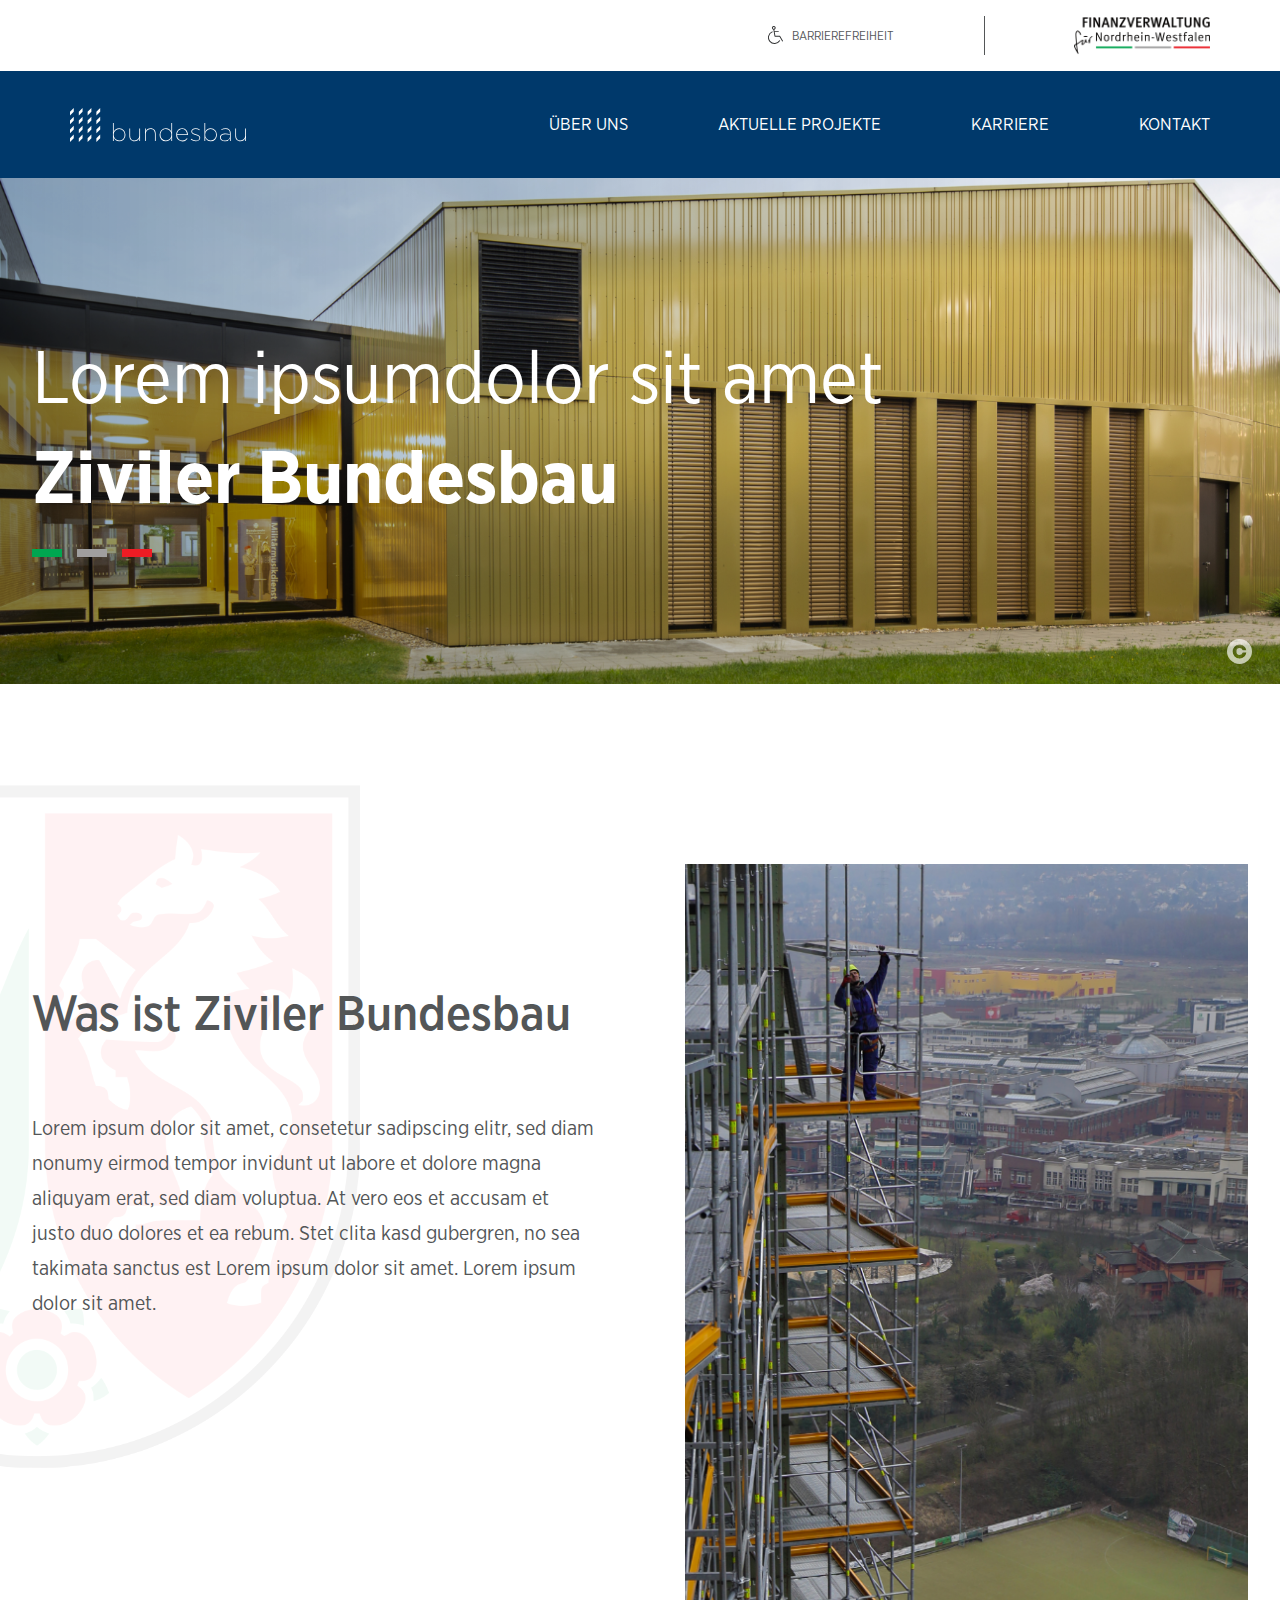
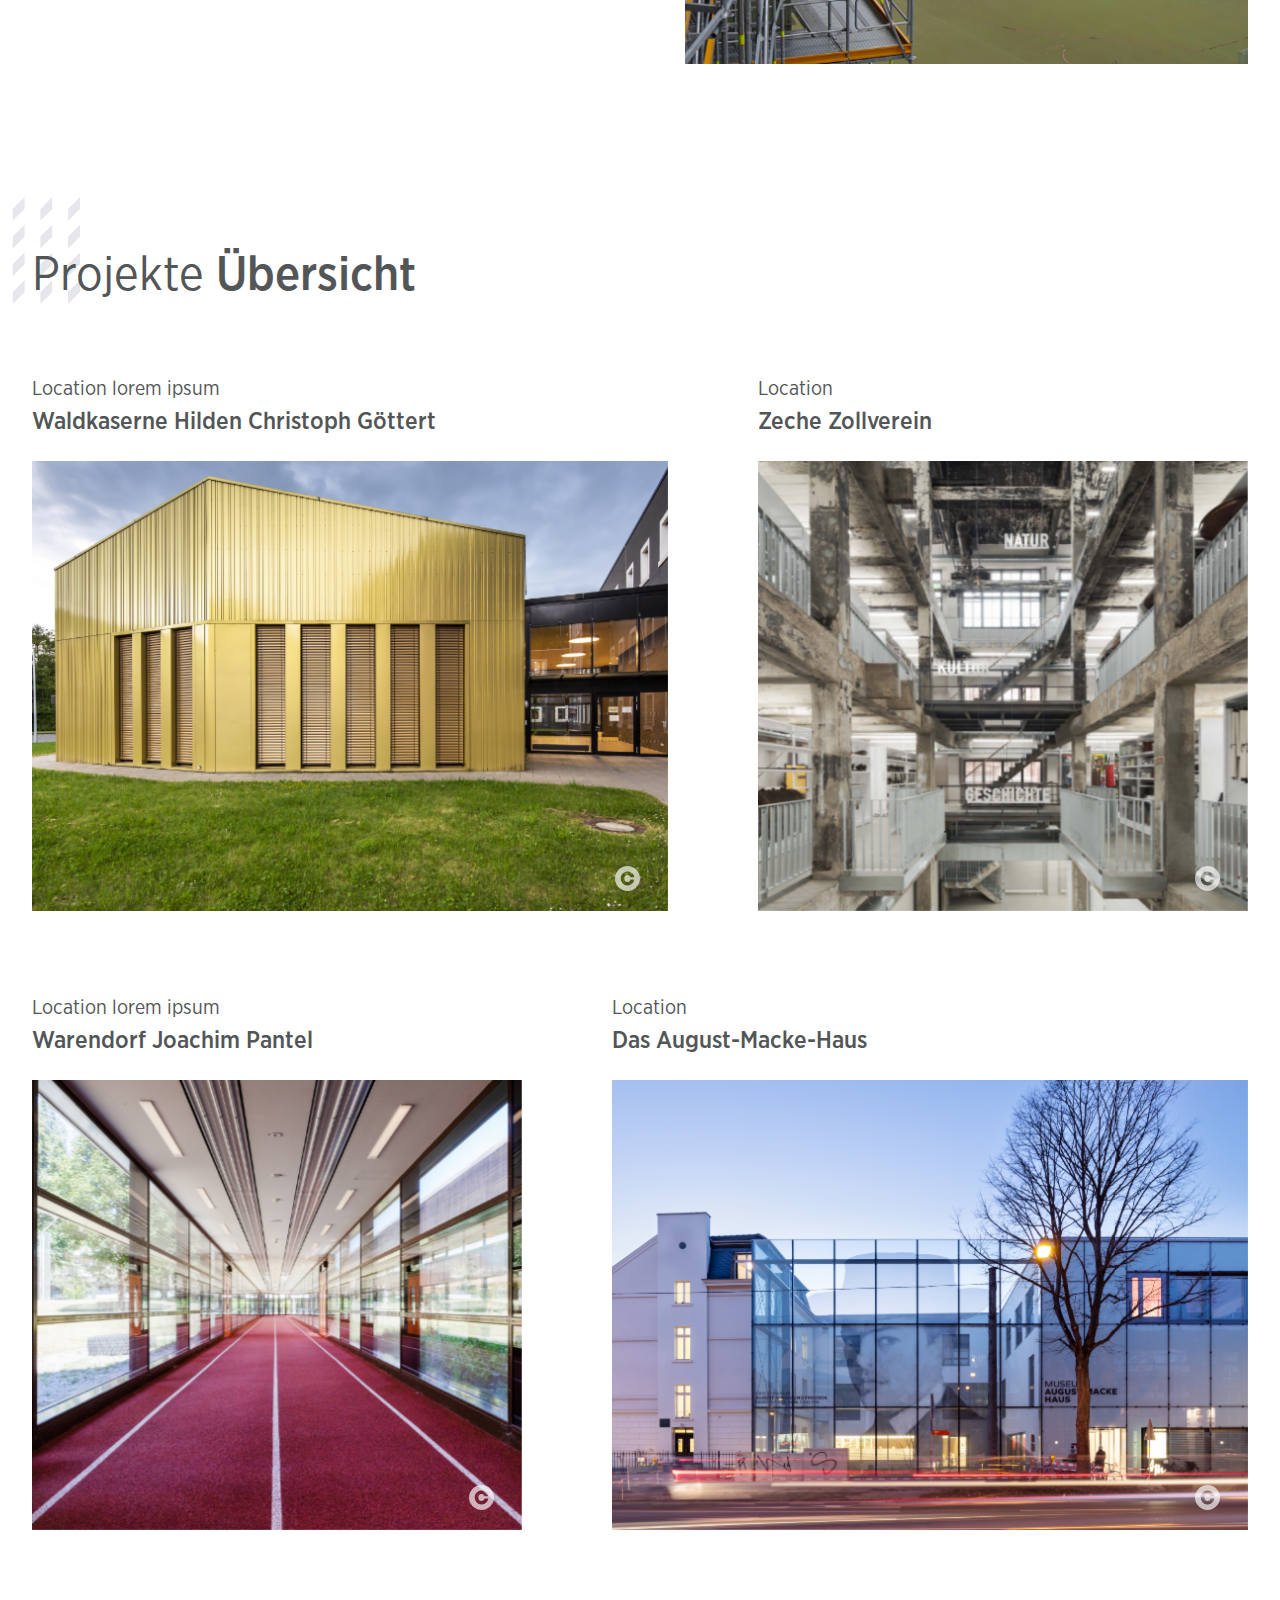
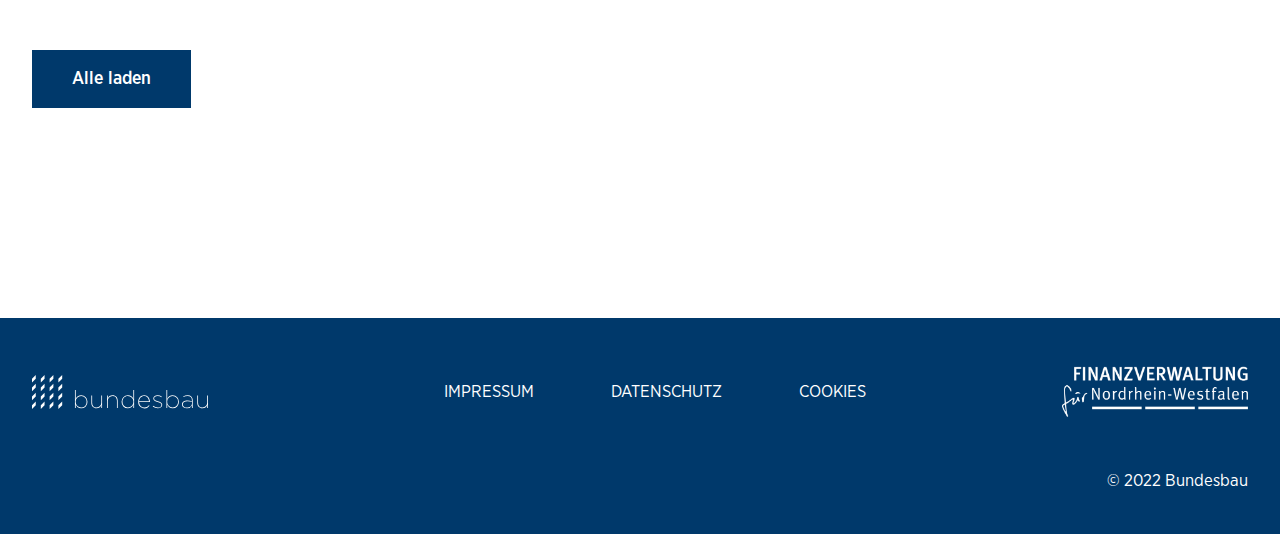
<file: expertisen_detail.html>
<!DOCTYPE html>
<html lang="en">
<head>
    <meta charset="UTF-8">
    <meta http-equiv="X-UA-Compatible" content="IE=edge">
    <meta name="viewport" content="width=device-width, initial-scale=1.0">
    <link rel="stylesheet" href="https://cdn.jsdelivr.net/npm/swiper@8/swiper-bundle.min.css"/>
    <link rel="stylesheet" href="sass/main.css">
    <title>Bundesbau - Expertisen Detail</title>
</head>
<body>
    <header>
        <div class="nav" id="nav">
            <div class="nav__white">
                <ul>
                    <li><a href="" class="barrierefreiheit">BARRIEREFREIHEIT</a></li>
                    <li><a href="index.html"><img class="nav__white__logo" src="assets/svg/finanz-logo.png" alt=""></a></li>
                </ul>
            </div>
            <div class="nav__blue">
                <div class="nav__blue__content">
                    <a href="/"><img class="nav__logo" src="assets/svg/bundesbau-logo.svg" alt=""></a>
                    <div class="right">
                        <ul>
                            <li><a href="">Über Uns</a></li>
                            <li><a href="">Aktuelle Projekte</a></li>
                            <li><a href="">Karriere</a></li>
                            <li><a href="">Kontakt</a></li>
                        </ul>
                        <ul>
                            <li><a href="" class=""><img class="nav__logo" src="assets/svg/wheel-chair.svg" alt=""></a></li>
                        </ul>
                    </div>
                </div>
            </div>
        </div>

        <div class="hero hero--small">
            <div class="hero__text">
                <h1>Lorem ipsumdolor sit amet</h1>
                <h1>Ziviler Bundesbau</h1>
            </div>
            <div class="hero__background">
                <span class="copy">
                    <span class="copy_icon"></span>
                    <span class="copy_text">Copy Right Name</span>
                </span>
                <img src="assets/img/expertisen-hero.png" alt="">
            </div>
        </div>
    </header>

    <main>
        <section class="text_and_picture text_and_picture--vertical deco_left">
            <div class="text">
                <h2>Was ist <span class="medium">Ziviler Bundesbau</span></h2>
                <div class="paragraphs">
                    <p>Lorem ipsum dolor sit amet, consetetur sadipscing elitr, sed diam nonumy eirmod tempor invidunt ut labore et dolore magna aliquyam erat, sed diam voluptua. At vero eos et accusam et justo duo dolores et ea rebum. Stet clita kasd gubergren, no sea takimata sanctus est Lorem ipsum dolor sit amet. Lorem ipsum dolor sit amet.</p>
                </div>
            </div>
            <div class="picture">
                <img src="assets/img/ziviler-bundesbau1.png" alt="">
            </div>
       </section>

       <section class="two_columns_pic two_columns_pic--load4">
            <div class="section_header">
                <h2>Projekte <span class="medium">Übersicht</span></h2>
            </div>
            <div class="row">
                <div class="row__item fullclick">
                    <p class="row__item__subtitle">Location lorem ipsum</p>
                    <p class="row__item__title">Waldkaserne Hilden Christoph Göttert</p>
                    <div class="row__item__pic">
                        <span class="copy">
                            <span class="copy_icon"></span>
                            <span class="copy_text">Copy Right Name</span>
                        </span>
                        <div class="pic__wrapper">
                            <img src="assets/img/projekte1.png" alt="">
                        </div>
                    </div>
                    <a href="expertisen_detail.html" class="fullclick_link"></a>
                </div>
                <div class="row__item fullclick">
                    <p class="row__item__subtitle">Location</p>
                    <p class="row__item__title">Zeche Zollverein</p>
                    <div class="row__item__pic">
                        <span class="copy">
                            <span class="copy_icon"></span>
                            <span class="copy_text">Copy Right Name</span>
                        </span>
                        <div class="pic__wrapper">
                            <img src="assets/img/projekte2.png" alt="">
                        </div>
                    </div>
                    <a href="expertisen_detail.html" class="fullclick_link"></a>
                </div>
            </div>
            <div class="row">
                <div class="row__item fullclick">
                    <p class="row__item__subtitle">Location lorem ipsum</p>
                    <p class="row__item__title">Warendorf Joachim Pantel</p>
                    <div class="row__item__pic">
                        <span class="copy">
                            <span class="copy_icon"></span>
                            <span class="copy_text">Copy Right Name</span>
                        </span>
                        <div class="pic__wrapper">
                            <img src="assets/img/projekte3.png" alt="">
                        </div>
                    </div>
                    <a href="expertisen_detail.html" class="fullclick_link"></a>
                </div>
                <div class="row__item fullclick">
                    <p class="row__item__subtitle">Location</p>
                    <p class="row__item__title">Das August-Macke-Haus</p>
                    <div class="row__item__pic">
                        <span class="copy">
                            <span class="copy_icon"></span>
                            <span class="copy_text">Copy Right Name</span>
                        </span>
                        <div class="pic__wrapper">
                            <img src="assets/img/projekte4.png" alt="">
                        </div>
                    </div>
                    <a href="expertisen_detail.html" class="fullclick_link"></a>
                </div>
            </div>
            <div class="row">
                <div class="row__item fullclick">
                    <p class="row__item__subtitle">Location lorem ipsum</p>
                    <p class="row__item__title">Warendorf Joachim Pantel</p>
                    <div class="row__item__pic">
                        <span class="copy">
                            <span class="copy_icon"></span>
                            <span class="copy_text">Copy Right Name</span>
                        </span>
                        <div class="pic__wrapper">
                            <img src="assets/img/projekte3.png" alt="">
                        </div>
                    </div>
                    <a href="expertisen_detail.html" class="fullclick_link"></a>
                </div>
                <div class="row__item fullclick">
                    <p class="row__item__subtitle">Location</p>
                    <p class="row__item__title">Das August-Macke-Haus</p>
                    <div class="row__item__pic">
                        <span class="copy">
                            <span class="copy_icon"></span>
                            <span class="copy_text">Copy Right Name</span>
                        </span>
                        <div class="pic__wrapper">
                            <img src="assets/img/projekte4.png" alt="">
                        </div>
                    </div>
                    <a href="expertisen_detail.html" class="fullclick_link"></a>
                </div>
            </div>
            <button class="blue-btn load_btn">Alle laden</button>
        </section>
    </main>

    <footer class="footer">
        <div class="footer__top">
            <a href="/"><img class="nav__logo" src="assets/svg/bundesbau-logo.svg" alt=""></a>
            <ul>
                <li><a href="impressum.html">Impressum</a></li>
                <li><a href="datenschutz.html">Datenschutz</a></li>
                <li><a href="#">Cookies</a></li>
            </ul>
            <a href="#"><img class="footer_logo" src="assets/svg/finanz-logo-white.png" alt=""></a>
        </div>
        <div class="footer__bottom">
            <p>© 2022 Bundesbau</p>
        </div>
        <script src="https://cdn.jsdelivr.net/npm/swiper@8/swiper-bundle.min.js"></script>
        <script src="js/swiper.js"></script>
        <script src="js/fullclick.js"></script>
        <script src="js/nav.js"></script>
        <script src="js/load.js"></script>
    </footer>
</body>
</html>
</file>
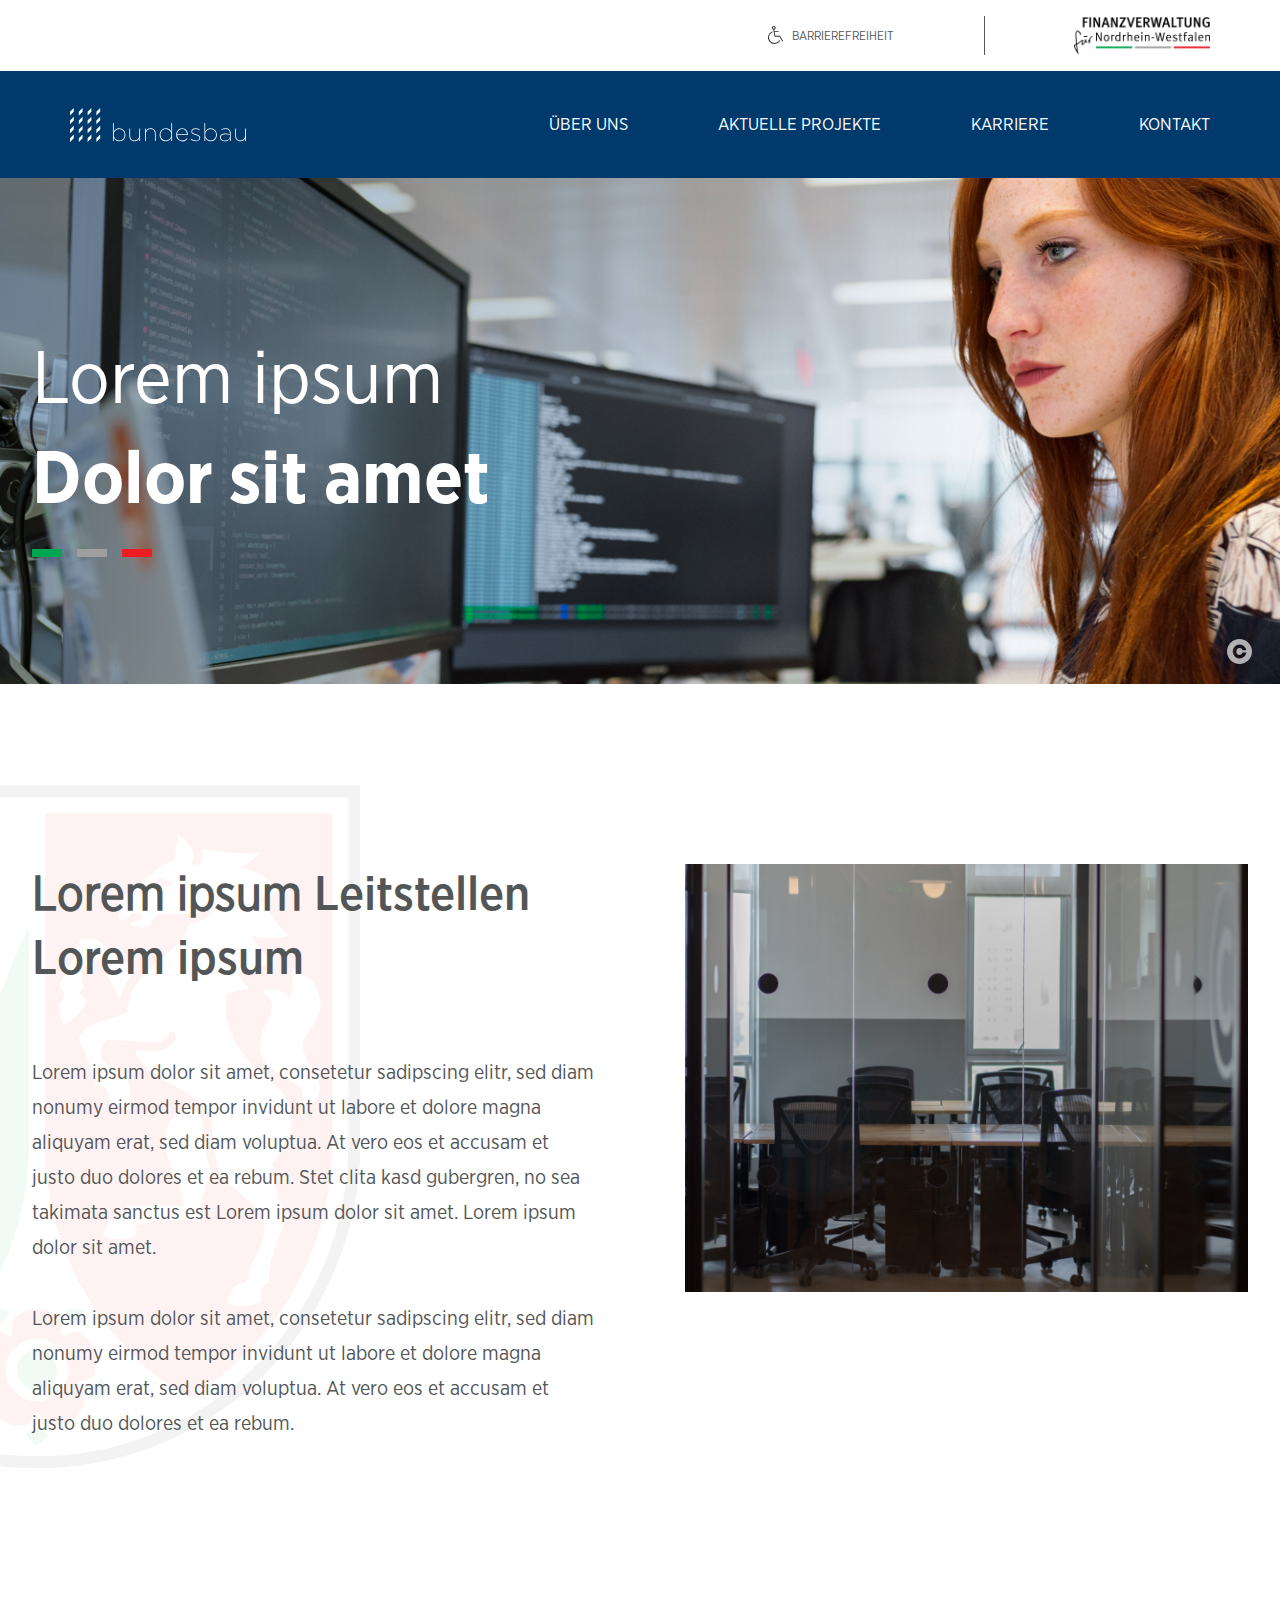
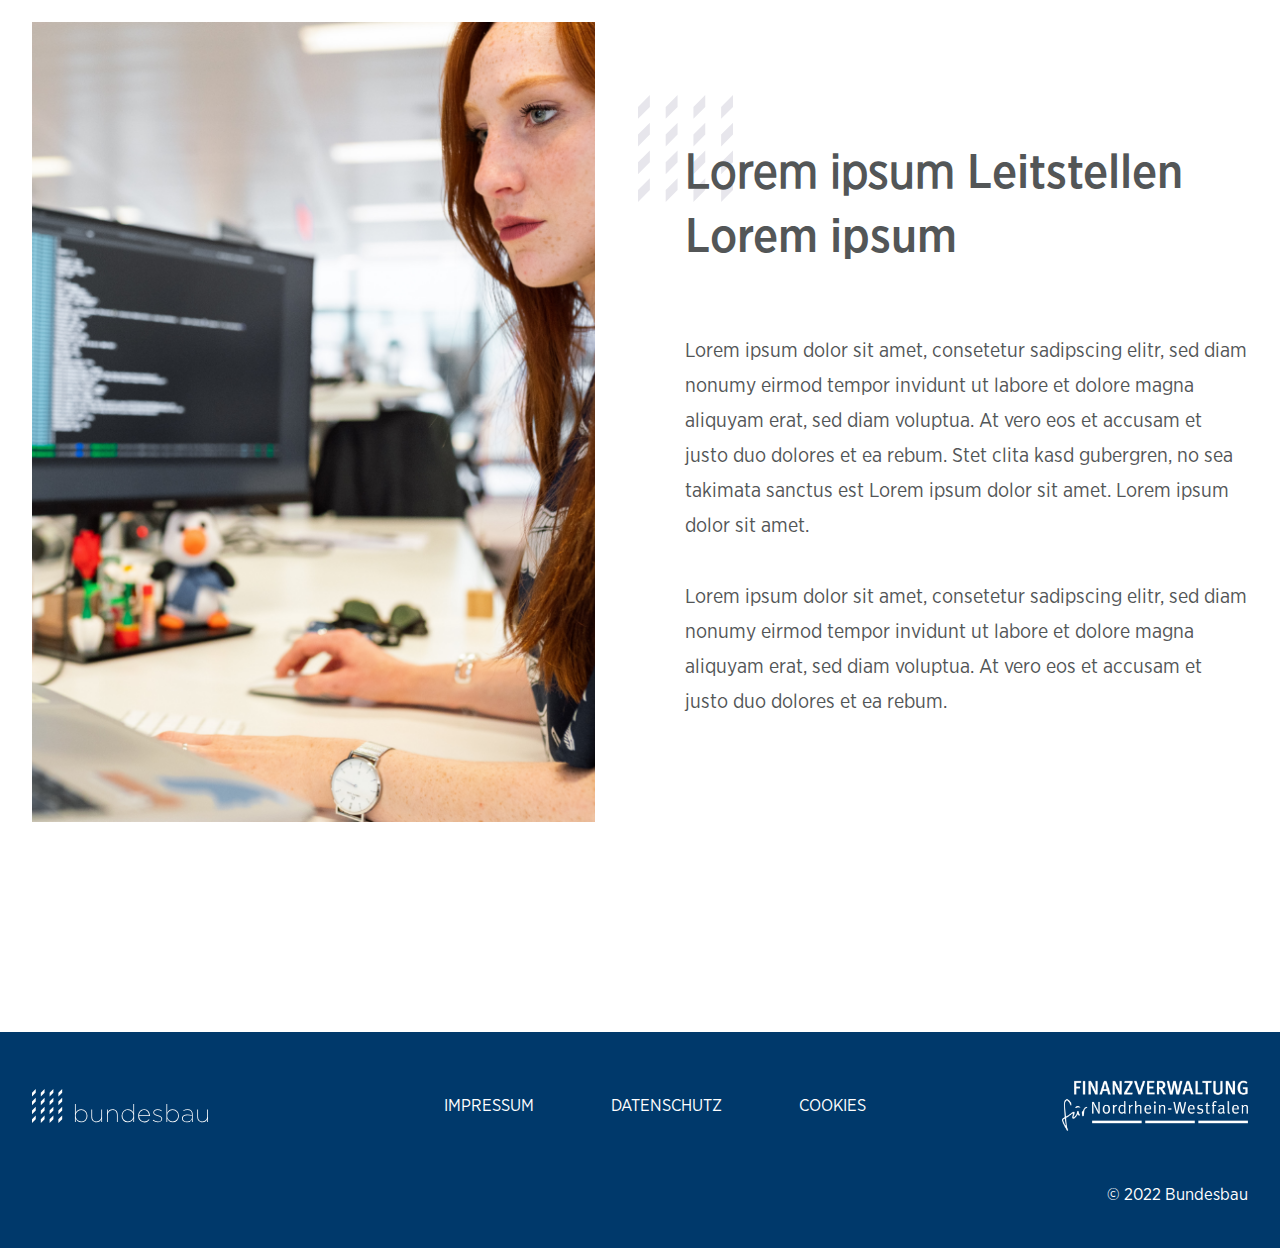
<file: leitstellen_detail.html>
<!DOCTYPE html>
<html lang="en">
<head>
    <meta charset="UTF-8">
    <meta http-equiv="X-UA-Compatible" content="IE=edge">
    <meta name="viewport" content="width=device-width, initial-scale=1.0">
    <link rel="stylesheet" href="https://cdn.jsdelivr.net/npm/swiper@8/swiper-bundle.min.css"/>
    <link rel="stylesheet" href="sass/main.css">
    <title>Bundesbau - Leitstellen Detail</title>
</head>
<body>
    <header>
        <div class="nav" id="nav">
            <div class="nav__white">
                <ul>
                    <li><a href="" class="barrierefreiheit">BARRIEREFREIHEIT</a></li>
                    <li><a href="index.html"><img class="nav__white__logo" src="assets/svg/finanz-logo.png" alt=""></a></li>
                </ul>
            </div>
            <div class="nav__blue">
                <div class="nav__blue__content">
                    <a href="/"><img class="nav__logo" src="assets/svg/bundesbau-logo.svg" alt=""></a>
                    <div class="right">
                        <ul>
                            <li><a href="">Über Uns</a></li>
                            <li><a href="">Aktuelle Projekte</a></li>
                            <li><a href="">Karriere</a></li>
                            <li><a href="">Kontakt</a></li>
                        </ul>
                        <ul>
                            <li><a href="" class=""><img class="nav__logo" src="assets/svg/wheel-chair.svg" alt=""></a></li>
                        </ul>
                    </div>
                </div>
            </div>
        </div>

        <div class="hero hero--small">
            <div class="hero__text">
                <h1>Lorem ipsum</h1>
                <h1>Dolor sit amet</h1>
            </div>
            <div class="hero__background">
                <span class="copy">
                    <span class="copy_icon"></span>
                    <span class="copy_text">Copy Right Name</span>
                </span>
                <img src="assets/img/leitstellen-detail-hero.png" alt="">
            </div>
        </div>
    </header>

    <main>
       <section class="text_and_picture deco_left">
            <div class="text">
                <h2>Lorem ipsum <span class="medium">Leitstellen Lorem ipsum</span></h2>
                <div class="paragraphs">
                    <p>Lorem ipsum dolor sit amet, consetetur sadipscing elitr, sed diam nonumy eirmod tempor invidunt ut labore et dolore magna aliquyam erat, sed diam voluptua. At vero eos et accusam et justo duo dolores et ea rebum. Stet clita kasd gubergren, no sea takimata sanctus est Lorem ipsum dolor sit amet. Lorem ipsum dolor sit amet.</p>
                    <p>Lorem ipsum dolor sit amet, consetetur sadipscing elitr, sed diam nonumy eirmod tempor invidunt ut labore et dolore magna aliquyam erat, sed diam voluptua. At vero eos et accusam et justo duo dolores et ea rebum.</p>
                </div>
            </div>
            <div class="picture">
                <img src="assets/img/leitstellen-detail1.png" alt="">
            </div>
       </section>
      
       <section class="text_and_picture text_and_picture--vertical">
            <div class="picture">
                <img src="assets/img/leitstellen-detail2.png" alt="">
            </div>
            <div class="text">
                <h2 class="square_deco">Lorem ipsum <span class="medium">Leitstellen Lorem ipsum</span></h2>
                <div class="paragraphs">
                    <p>Lorem ipsum dolor sit amet, consetetur sadipscing elitr, sed diam nonumy eirmod tempor invidunt ut labore et dolore magna aliquyam erat, sed diam voluptua. At vero eos et accusam et justo duo dolores et ea rebum. Stet clita kasd gubergren, no sea takimata sanctus est Lorem ipsum dolor sit amet. Lorem ipsum dolor sit amet.</p>
                    <p>Lorem ipsum dolor sit amet, consetetur sadipscing elitr, sed diam nonumy eirmod tempor invidunt ut labore et dolore magna aliquyam erat, sed diam voluptua. At vero eos et accusam et justo duo dolores et ea rebum.</p>
                </div>
            </div>
       </section>
    </main>

    <footer class="footer">
        <div class="footer__top">
            <a href="/"><img class="nav__logo" src="assets/svg/bundesbau-logo.svg" alt=""></a>
            <ul>
                <li><a href="impressum.html">Impressum</a></li>
                <li><a href="datenschutz.html">Datenschutz</a></li>
                <li><a href="#">Cookies</a></li>
            </ul>
            <a href="#"><img class="footer_logo" src="assets/svg/finanz-logo-white.png" alt=""></a>
        </div>
        <div class="footer__bottom">
            <p>© 2022 Bundesbau</p>
        </div>
        <script src="https://cdn.jsdelivr.net/npm/swiper@8/swiper-bundle.min.js"></script>
        <script src="js/swiper.js"></script>
        <script src="js/fullclick.js"></script>
        <script src="js/nav.js"></script>
        <script src="js/load.js"></script>
    </footer>
</body>
</html>
</file>
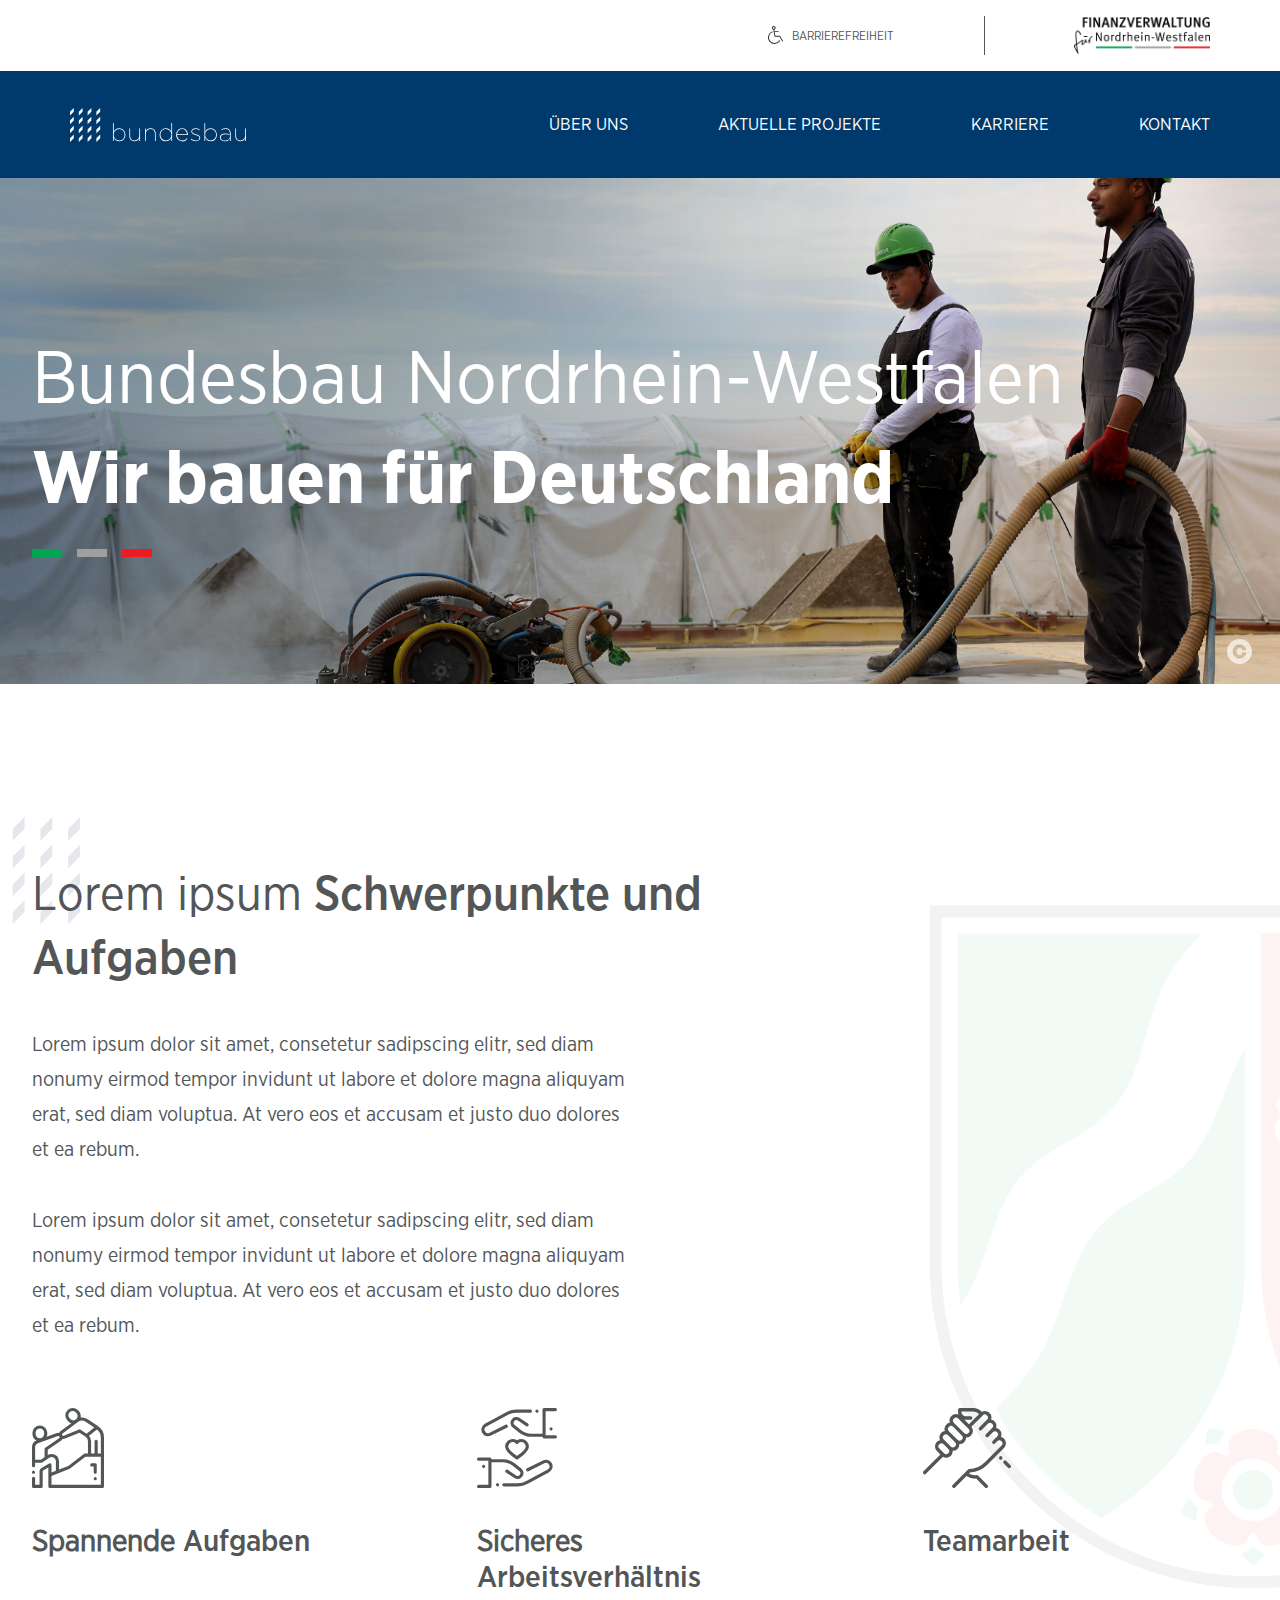
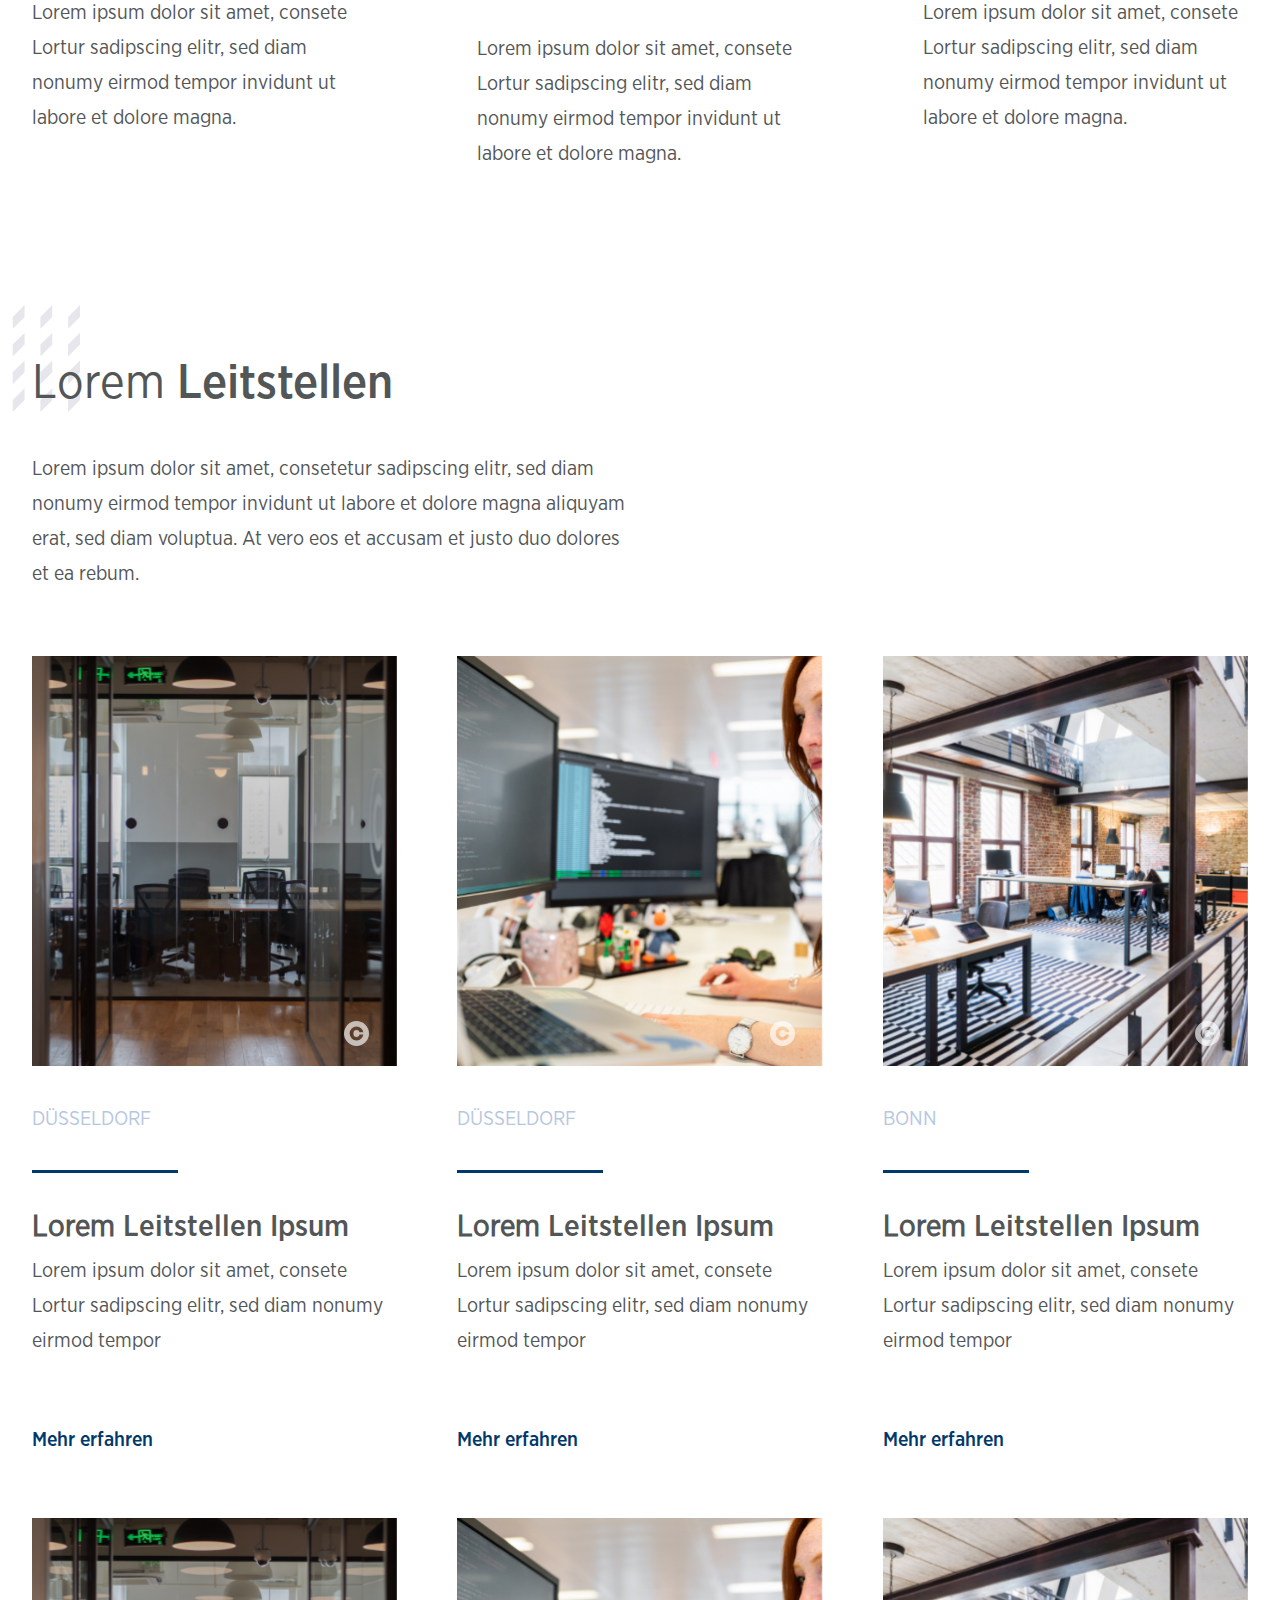
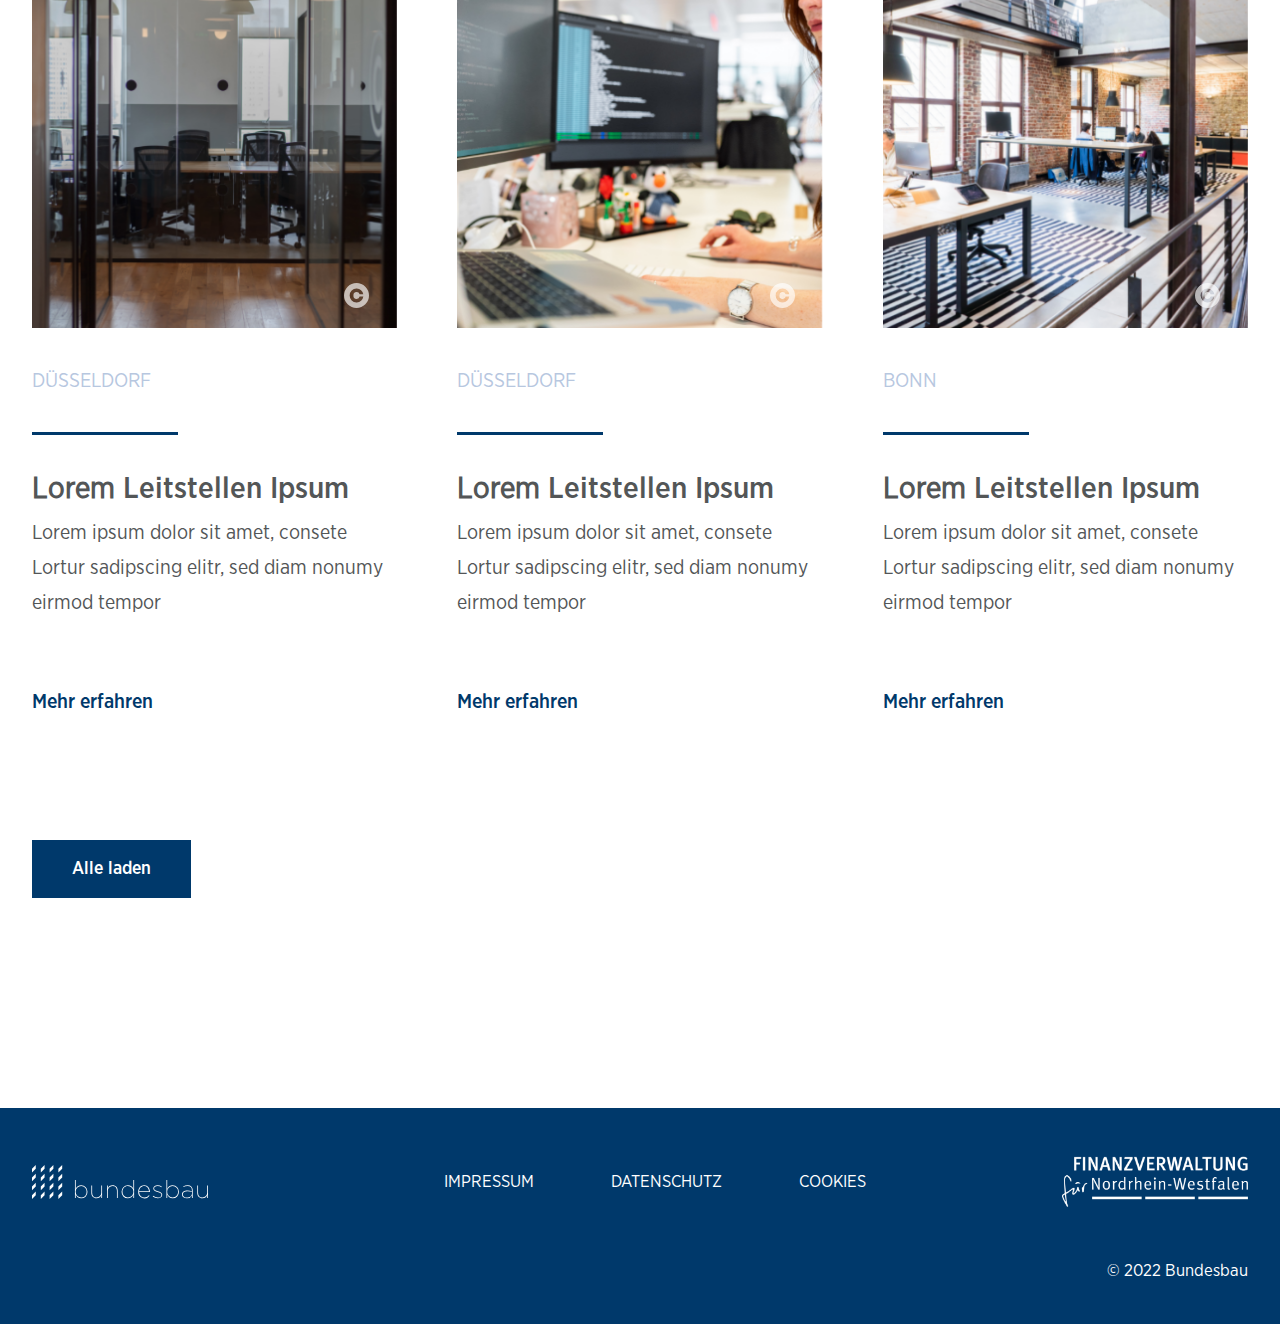
<file: schwerpunkte.html>
<!DOCTYPE html>
<html lang="en">
<head>
    <meta charset="UTF-8">
    <meta http-equiv="X-UA-Compatible" content="IE=edge">
    <meta name="viewport" content="width=device-width, initial-scale=1.0">
    <link rel="stylesheet" href="https://cdn.jsdelivr.net/npm/swiper@8/swiper-bundle.min.css"/>
    <link rel="stylesheet" href="sass/main.css">
    <title>Bundesbau - Schwerpunkte</title>
</head>
<body>
    <header>
        <div class="nav" id="nav">
            <div class="nav__white">
                <ul>
                    <li><a href="" class="barrierefreiheit">BARRIEREFREIHEIT</a></li>
                    <li><a href="index.html"><img class="nav__white__logo" src="assets/svg/finanz-logo.png" alt=""></a></li>
                </ul>
            </div>
            <div class="nav__blue">
                <div class="nav__blue__content">
                    <a href="/"><img class="nav__logo" src="assets/svg/bundesbau-logo.svg" alt=""></a>
                    <div class="right">
                        <ul>
                            <li><a href="">Über Uns</a></li>
                            <li><a href="">Aktuelle Projekte</a></li>
                            <li><a href="">Karriere</a></li>
                            <li><a href="">Kontakt</a></li>
                        </ul>
                        <ul>
                            <li><a href="" class=""><img class="nav__logo" src="assets/svg/wheel-chair.svg" alt=""></a></li>
                        </ul>
                    </div>
                </div>
            </div>
        </div>

        <div class="hero hero--small">
            <div class="hero__text">
                <h1>Bundesbau Nordrhein-Westfalen</h1>
                <h1>Wir bauen für Deutschland</h1>
            </div>
            <div class="hero__background">
                <span class="copy">
                    <span class="copy_icon"></span>
                    <span class="copy_text">Copy Right Name</span>
                </span>
                <img src="assets/img/schwerpunkte-hero.png" alt="">
            </div>
        </div>
    </header>

    <main>
       <section class="three_columns_icon deco_right_top">
            <div class="section_header">
                <h2>Lorem ipsum <span class="medium">Schwerpunkte und Aufgaben</span></h2>
                <p>Lorem ipsum dolor sit amet, consetetur sadipscing elitr, sed diam nonumy eirmod tempor invidunt ut labore et dolore magna aliquyam erat, sed diam voluptua. At vero eos et accusam et justo duo dolores et ea rebum.</p>
                <p>Lorem ipsum dolor sit amet, consetetur sadipscing elitr, sed diam nonumy eirmod tempor invidunt ut labore et dolore magna aliquyam erat, sed diam voluptua. At vero eos et accusam et justo duo dolores et ea rebum.</p>
            </div>
            <div class="columns">
                <div class="columns__item">
                    <img class="columns__item__icon" src="assets/svg/benefits1.svg" alt="">
                    <h3 class="columns__item__title">Spannende <span class="medium">Aufgaben</span></h3>
                    <p class="columns__item__description">Lorem ipsum dolor sit amet, consete Lortur sadipscing elitr, sed diam nonumy eirmod tempor invidunt ut labore et dolore magna.</p>
                </div>
                <div class="columns__item">
                    <img class="columns__item__icon" src="assets/svg/benefits2.svg" alt="">
                    <h3 class="columns__item__title">Sicheres <span class="medium">Arbeitsverhältnis</span></h3>
                    <p class="columns__item__description">Lorem ipsum dolor sit amet, consete Lortur sadipscing elitr, sed diam nonumy eirmod tempor invidunt ut labore et dolore magna.</p>
                </div>
                <div class="columns__item">
                    <img class="columns__item__icon" src="assets/svg/benefits3.svg" alt="">
                    <h3 class="columns__item__title"><span class="medium">Teamarbeit</span></h3>
                    <p class="columns__item__description">Lorem ipsum dolor sit amet, consete Lortur sadipscing elitr, sed diam nonumy eirmod tempor invidunt ut labore et dolore magna.</p>
                </div>
            </div>
       </section>

       <section class="three_columns_card three_columns_card--load6">
            <div class="section_header">
                <h2>Lorem <span class="medium">Leitstellen</span></h2>
                <p>Lorem ipsum dolor sit amet, consetetur sadipscing elitr, sed diam nonumy eirmod tempor invidunt ut labore et dolore magna aliquyam erat, sed diam voluptua. At vero eos et accusam et justo duo dolores et ea rebum.</p>
            </div>
            <div class="columns">
                <div class="card fullclick">
                    <div class="card__pic">
                        <span class="copy">
                            <span class="copy_icon"></span>
                            <span class="copy_text">Copy Right Name</span>
                        </span>
                        <div class="pic__wrapper">
                            <img src="assets/img/leitstellen1.png" alt="">
                        </div>
                    </div>
                    <p class="subtitle">Düsseldorf</p>
                    <h3 class="title">Lorem <span class="medium">Leitstellen Ipsum</span></h3>
                    <p class="description">Lorem ipsum dolor sit amet, consete Lortur sadipscing elitr, sed diam nonumy eirmod tempor</p>
                    <a href="leitstellen_detail.html" class="arrow_link fullclick_link">Mehr erfahren</a>
                </div>
                <div class="card fullclick">
                    <div class="card__pic">
                        <span class="copy">
                            <span class="copy_icon"></span>
                            <span class="copy_text">Copy Right Name</span>
                        </span>
                        <div class="pic__wrapper">
                            <img src="assets/img/leitstellen2.png" alt="">
                        </div>
                    </div>
                    <p class="subtitle">Düsseldorf</p>
                    <h3 class="title">Lorem <span class="medium">Leitstellen Ipsum</span></h3>
                    <p class="description">Lorem ipsum dolor sit amet, consete Lortur sadipscing elitr, sed diam nonumy eirmod tempor</p>
                    <a href="leitstellen_detail.html" class="arrow_link fullclick_link">Mehr erfahren</a>
                </div>
                <div class="card fullclick">
                    <div class="card__pic">
                        <span class="copy">
                            <span class="copy_icon"></span>
                            <span class="copy_text">Copy Right Name</span>
                        </span>
                        <div class="pic__wrapper">
                            <img src="assets/img/leitstellen3.png" alt="">
                        </div>
                    </div>
                    <p class="subtitle">Bonn</p>
                    <h3 class="title">Lorem <span class="medium">Leitstellen Ipsum</span></h3>
                    <p class="description">Lorem ipsum dolor sit amet, consete Lortur sadipscing elitr, sed diam nonumy eirmod tempor</p>
                    <a href="leitstellen_detail.html" class="arrow_link fullclick_link">Mehr erfahren</a>
                </div>
                <div class="card fullclick">
                    <div class="card__pic">
                        <span class="copy">
                            <span class="copy_icon"></span>
                            <span class="copy_text">Copy Right Name</span>
                        </span>
                        <div class="pic__wrapper">
                            <img src="assets/img/leitstellen1.png" alt="">
                        </div>
                    </div>
                    <p class="subtitle">Düsseldorf</p>
                    <h3 class="title">Lorem <span class="medium">Leitstellen Ipsum</span></h3>
                    <p class="description">Lorem ipsum dolor sit amet, consete Lortur sadipscing elitr, sed diam nonumy eirmod tempor</p>
                    <a href="leitstellen_detail.html" class="arrow_link fullclick_link">Mehr erfahren</a>
                </div>
                <div class="card fullclick">
                    <div class="card__pic">
                        <span class="copy">
                            <span class="copy_icon"></span>
                            <span class="copy_text">Copy Right Name</span>
                        </span>
                        <div class="pic__wrapper">
                            <img src="assets/img/leitstellen2.png" alt="">
                        </div>
                    </div>
                    <p class="subtitle">Düsseldorf</p>
                    <h3 class="title">Lorem <span class="medium">Leitstellen Ipsum</span></h3>
                    <p class="description">Lorem ipsum dolor sit amet, consete Lortur sadipscing elitr, sed diam nonumy eirmod tempor</p>
                    <a href="leitstellen_detail.html" class="arrow_link fullclick_link">Mehr erfahren</a>
                </div>
                <div class="card fullclick">
                    <div class="card__pic">
                        <span class="copy">
                            <span class="copy_icon"></span>
                            <span class="copy_text">Copy Right Name</span>
                        </span>
                        <div class="pic__wrapper">
                            <img src="assets/img/leitstellen3.png" alt="">
                        </div>
                    </div>
                    <p class="subtitle">Bonn</p>
                    <h3 class="title">Lorem <span class="medium">Leitstellen Ipsum</span></h3>
                    <p class="description">Lorem ipsum dolor sit amet, consete Lortur sadipscing elitr, sed diam nonumy eirmod tempor</p>
                    <a href="leitstellen_detail.html" class="arrow_link fullclick_link">Mehr erfahren</a>
                </div>
                <div class="card fullclick">
                    <div class="card__pic">
                        <span class="copy">
                            <span class="copy_icon"></span>
                            <span class="copy_text">Copy Right Name</span>
                        </span>
                        <div class="pic__wrapper">
                            <img src="assets/img/leitstellen3.png" alt="">
                        </div>
                    </div>
                    <p class="subtitle">Bonn</p>
                    <h3 class="title">Lorem <span class="medium">Leitstellen Ipsum</span></h3>
                    <p class="description">Lorem ipsum dolor sit amet, consete Lortur sadipscing elitr, sed diam nonumy eirmod tempor</p>
                    <a href="leitstellen_detail.html" class="arrow_link fullclick_link">Mehr erfahren</a>
                </div>
            </div>
            <button class="blue-btn load_btn">Alle laden</button>
       </section>
    </main>

    <footer class="footer">
        <div class="footer__top">
            <a href="/"><img class="nav__logo" src="assets/svg/bundesbau-logo.svg" alt=""></a>
            <ul>
                <li><a href="impressum.html">Impressum</a></li>
                <li><a href="datenschutz.html">Datenschutz</a></li>
                <li><a href="#">Cookies</a></li>
            </ul>
            <a href="#"><img class="footer_logo" src="assets/svg/finanz-logo-white.png" alt=""></a>
        </div>
        <div class="footer__bottom">
            <p>© 2022 Bundesbau</p>
        </div>
        <script src="https://cdn.jsdelivr.net/npm/swiper@8/swiper-bundle.min.js"></script>
        <script src="js/swiper.js"></script>
        <script src="js/fullclick.js"></script>
        <script src="js/nav.js"></script>
        <script src="js/load.js"></script>
    </footer>
</body>
</html>
</file>
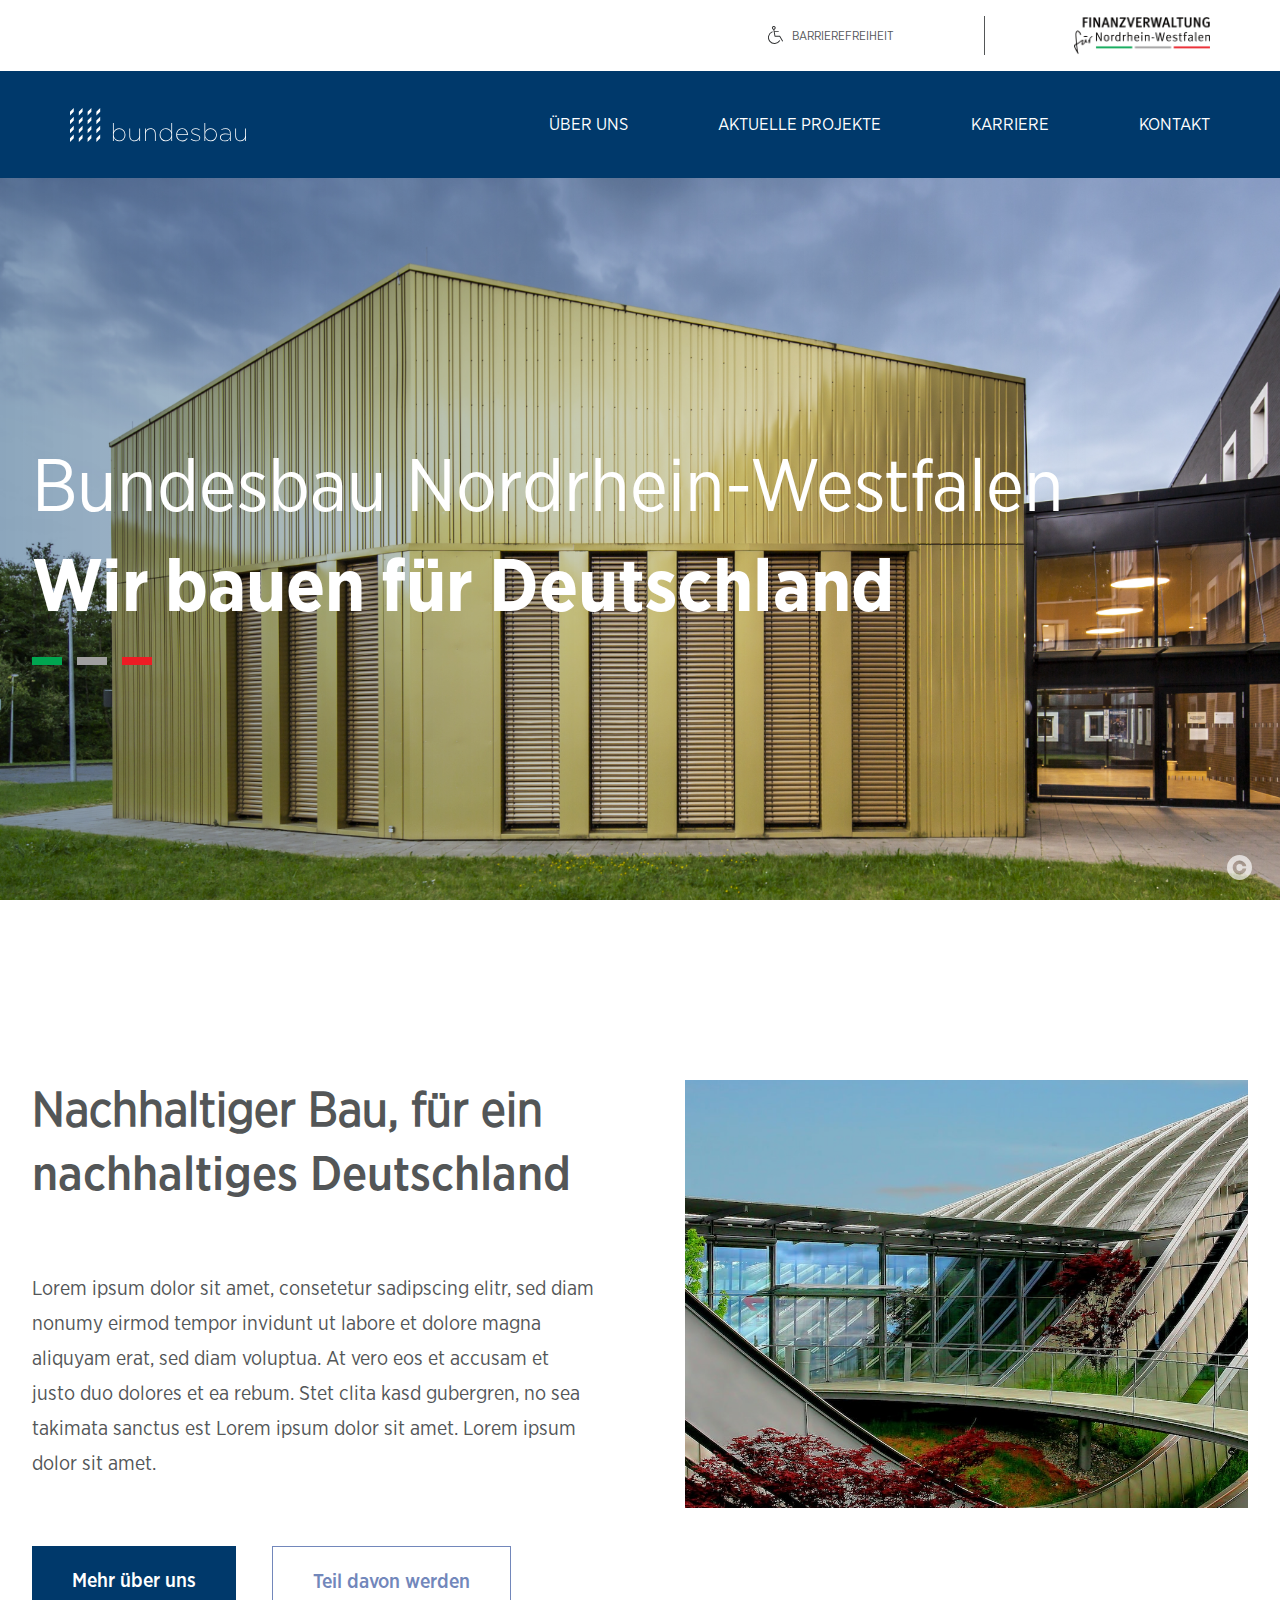
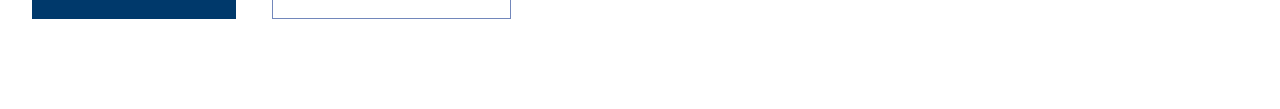
<file: text_and_picture.html>
<!DOCTYPE html>
<html lang="en">
<head>
    <meta charset="UTF-8">
    <meta http-equiv="X-UA-Compatible" content="IE=edge">
    <meta name="viewport" content="width=device-width, initial-scale=1.0">
    <link rel="stylesheet" href="https://cdn.jsdelivr.net/npm/swiper@8/swiper-bundle.min.css"/>
    <link rel="stylesheet" href="sass/main.css">
    <title>Bundesbau - Home</title>
</head>
<body>
    <header>
        <div class="nav">
            <div class="nav__white">
                <ul>
                    <li><a href="" class="barrierefreiheit">BARRIEREFREIHEIT</a></li>
                    <li><a href="index.html"><img class="nav__white__logo" src="assets/svg/finanz-logo.png" alt=""></a></li>
                </ul>
            </div>
            <div class="nav__blue">
                <div class="nav__blue__content">
                    <a href="index.html"><img class="nav__logo" src="assets/svg/bundesbau-logo.svg" alt=""></a>
                    <div class="right">
                        <ul>
                            <li><a href="">Über Uns</a></li>
                            <li><a href="">Aktuelle Projekte</a></li>
                            <li><a href="">Karriere</a></li>
                            <li><a href="">Kontakt</a></li>
                        </ul>
                        <ul>
                            <li><a href="" class=""><img class="nav__logo" src="assets/svg/wheel-chair.svg" alt=""></a></li>
                        </ul>
                    </div>
                </div>
            </div>
        </div>

        <div class="hero">
            <div class="hero__text">
                <h1>Bundesbau Nordrhein-Westfalen</h1>
                <h1>Wir bauen für Deutschland</h1>
            </div>
            <div class="hero__background">
                <span class="copy">
                    <span class="copy_icon"></span>
                    <span class="copy_text">Copy Right Name</span>
                </span>
                <img src="assets/img/home-hero.png" alt="">
            </div>
        </div>
    </header>

    <main>
       <section class="text_and_picture">
            <div class="text">
                <h2>Nachhaltiger Bau, für ein <span class="medium">nachhaltiges Deutschland</span></h2>
                <div class="paragraphs">
                    <p>Lorem ipsum dolor sit amet, consetetur sadipscing elitr, sed diam nonumy eirmod tempor invidunt ut labore et dolore magna aliquyam erat, sed diam voluptua. At vero eos et accusam et justo duo dolores et ea rebum. Stet clita kasd gubergren, no sea takimata sanctus est Lorem ipsum dolor sit amet. Lorem ipsum dolor sit amet.</p>
                </div>
                <div class="btns">
                    <a href="" class="blue-btn">Mehr über uns</a>
                    <a href="" class="blue-border-btn">Teil davon werden</a>
                </div>
            </div>
            <div class="picture">
                <img src="assets/img/home1.svg" alt="">
            </div>
       </section>
    </main>

    <footer>
        <script src="https://cdn.jsdelivr.net/npm/swiper@8/swiper-bundle.min.js"></script>
        <script src="js/swiper.js"></script>
    </footer>
</body>
</html>
</file>
<file: sass/main.css>
@charset "UTF-8";
/* ---------- Colors ---------- */
/* ---------- Spacing ---------- */
@font-face {
  src: url("../../assets/fonts/GothamNarrow-Bold.otf");
  font-family: gothamBold;
}
.bold {
  font-family: gothamBold;
  font-weight: 700;
  font-style: normal;
}

@font-face {
  src: url("../../assets/fonts/GothamNarrow-Medium.otf");
  font-family: gothamMedium;
}
.medium {
  font-family: gothamMedium;
  font-weight: 500;
  font-style: normal;
}

@font-face {
  src: url("../../assets/fonts/GothamNarrow-Book.otf");
  font-family: gothamBook;
}
/* ---------- Text ---------- */
h1 {
  font-size: 3.68rem;
  line-height: 100px;
}

h2 {
  font-size: 2.4rem;
  line-height: 64px;
}

h3 {
  font-size: 1.5rem;
  line-height: 36px;
}

/* ---------- Spacing ---------- */
/* ---------- Containers ---------- */
/* Document
 * ========================================================================== */
/**
 * 1. Add border box sizing in all browsers (opinionated).
 * 2. Backgrounds do not repeat by default (opinionated).
 */
*,
::before,
::after {
  box-sizing: border-box;
  /* 1 */
  background-repeat: no-repeat;
  /* 2 */
}

/**
 * 1. Add text decoration inheritance in all browsers (opinionated).
 * 2. Add vertical alignment inheritance in all browsers (opinionated).
 */
::before,
::after {
  text-decoration: inherit;
  /* 1 */
  vertical-align: inherit;
  /* 2 */
}

/**
 * 1. Use the default cursor in all browsers (opinionated).
 * 2. Change the line height in all browsers (opinionated).
 * 3. Breaks words to prevent overflow in all browsers (opinionated).
 * 4. Use a 4-space tab width in all browsers (opinionated).
 * 5. Remove the grey highlight on links in iOS (opinionated).
 * 6. Prevent adjustments of font size after orientation changes in iOS.
 */
:where(:root) {
  cursor: default;
  /* 1 */
  line-height: 1.5;
  /* 2 */
  overflow-wrap: break-word;
  /* 3 */
  -moz-tab-size: 4;
  /* 4 */
  tab-size: 4;
  /* 4 */
  -webkit-tap-highlight-color: transparent;
  /* 5 */
  -webkit-text-size-adjust: 100%;
  /* 6 */
}

/* Sections
 * ========================================================================== */
/**
 * 1. Fill the viewport block in all browsers (opinionated).
 * 2. Remove the margin in all browsers (opinionated).
 */
:where(body) {
  block-size: -moz-available;
  /* 1 */
  block-size: -webkit-fill-available;
  /* 1 */
  block-size: stretch;
  /* 1 */
  margin: 0;
  /* 2 */
}

/**
 * Correct the font size and margin on `h1` elements within `section` and
 * `article` contexts in Chrome, Edge, Firefox, and Safari.
 */
:where(h1) {
  font-size: 2em;
  margin: 0.67em 0;
}

/* Grouping content
 * ========================================================================== */
/**
 * Remove the margin on nested lists in Chrome, Edge, and Safari.
 */
:where(dl, ol, ul) :where(dl, ol, ul) {
  margin: 0;
}

/**
 * 1. Correct the inheritance of border color in Firefox.
 * 2. Add the correct box sizing in Firefox.
 */
:where(hr) {
  color: inherit;
  /* 1 */
  height: 0;
  /* 2 */
}

/**
 * Remove the list style on navigation lists in all browsers (opinionated).
 */
:where(nav) :where(ol, ul) {
  list-style-type: none;
  padding: 0;
}

/**
 * Prevent VoiceOver from ignoring list semantics in Safari (opinionated).
 */
:where(nav li)::before {
  content: "​";
  float: left;
}

/**
 * 1. Correct the inheritance and scaling of font size in all browsers.
 * 2. Correct the odd `em` font sizing in all browsers.
 * 3. Prevent overflow of the container in all browsers (opinionated).
 */
:where(pre) {
  font-family: monospace, monospace;
  /* 1 */
  font-size: 1em;
  /* 2 */
  overflow: auto;
  /* 3 */
}

/* Text-level semantics
 * ========================================================================== */
/**
 * Add the correct text decoration in Safari.
 */
:where(abbr[title]) {
  text-decoration: underline;
  text-decoration: underline dotted;
}

/**
 * Add the correct font weight in Chrome, Edge, and Safari.
 */
:where(b, strong) {
  font-weight: bolder;
}

/**
 * 1. Correct the inheritance and scaling of font size in all browsers.
 * 2. Correct the odd `em` font sizing in all browsers.
 */
:where(code, kbd, samp) {
  font-family: monospace, monospace;
  /* 1 */
  font-size: 1em;
  /* 2 */
}

/**
 * Add the correct font size in all browsers.
 */
:where(small) {
  font-size: 80%;
}

/* Embedded content
 * ========================================================================== */
/*
 * Change the alignment on media elements in all browsers (opinionated).
 */
:where(audio, canvas, iframe, img, svg, video) {
  vertical-align: middle;
}

/**
 * Remove the border on iframes in all browsers (opinionated).
 */
:where(iframe) {
  border-style: none;
}

/**
 * Change the fill color to match the text color in all browsers (opinionated).
 */
:where(svg:not([fill])) {
  fill: currentColor;
}

/* Tabular data
 * ========================================================================== */
/**
 * 1. Collapse border spacing in all browsers (opinionated).
 * 2. Correct table border color inheritance in all Chrome, Edge, and Safari.
 * 3. Remove text indentation from table contents in Chrome, Edge, and Safari.
 */
:where(table) {
  border-collapse: collapse;
  /* 1 */
  border-color: inherit;
  /* 2 */
  text-indent: 0;
  /* 3 */
}

/* Forms
 * ========================================================================== */
/**
 * Remove the margin on controls in Safari.
 */
:where(button, input, select) {
  margin: 0;
}

/**
 * Correct the inability to style buttons in iOS and Safari.
 */
:where(button, [type="button" i], [type="reset" i], [type="submit" i]) {
  -webkit-appearance: button;
}

/**
 * Change the inconsistent appearance in all browsers (opinionated).
 */
:where(fieldset) {
  border: 1px solid #a0a0a0;
}

/**
 * Add the correct vertical alignment in Chrome, Edge, and Firefox.
 */
:where(progress) {
  vertical-align: baseline;
}

/**
 * 1. Remove the margin in Firefox and Safari.
 * 3. Change the resize direction in all browsers (opinionated).
 */
:where(textarea) {
  margin: 0;
  /* 1 */
  resize: vertical;
  /* 3 */
}

/**
 * 1. Correct the odd appearance in Chrome, Edge, and Safari.
 * 2. Correct the outline style in Safari.
 */
:where([type="search" i]) {
  -webkit-appearance: textfield;
  /* 1 */
  outline-offset: -2px;
  /* 2 */
}

/**
 * Correct the cursor style of increment and decrement buttons in Safari.
 */
::-webkit-inner-spin-button,
::-webkit-outer-spin-button {
  height: auto;
}

/**
 * Correct the text style of placeholders in Chrome, Edge, and Safari.
 */
::-webkit-input-placeholder {
  color: inherit;
  opacity: 0.54;
}

/**
 * Remove the inner padding in Chrome, Edge, and Safari on macOS.
 */
::-webkit-search-decoration {
  -webkit-appearance: none;
}

/**
 * 1. Correct the inability to style upload buttons in iOS and Safari.
 * 2. Change font properties to `inherit` in Safari.
 */
::-webkit-file-upload-button {
  -webkit-appearance: button;
  /* 1 */
  font: inherit;
  /* 2 */
}

/* Interactive
 * ========================================================================== */
/*
 * Add the correct styles in Safari.
 */
:where(dialog) {
  background-color: white;
  border: solid;
  color: black;
  height: -moz-fit-content;
  height: fit-content;
  left: 0;
  margin: auto;
  padding: 1em;
  position: absolute;
  right: 0;
  width: -moz-fit-content;
  width: fit-content;
}

:where(dialog:not([open])) {
  display: none;
}

/*
 * Add the correct display in Safari.
 */
:where(details > summary:first-of-type) {
  display: list-item;
}

/* Accessibility
 * ========================================================================== */
/**
 * Change the cursor on busy elements in all browsers (opinionated).
 */
:where([aria-busy="true" i]) {
  cursor: progress;
}

/*
 * Change the cursor on control elements in all browsers (opinionated).
 */
:where([aria-controls]) {
  cursor: pointer;
}

/*
 * Change the cursor on disabled, not-editable, or otherwise
 * inoperable elements in all browsers (opinionated).
 */
:where([aria-disabled="true" i], [disabled]) {
  cursor: not-allowed;
}

/*
 * Change the display on visually hidden accessible elements
 * in all browsers (opinionated).
 */
:where([aria-hidden="false" i][hidden]) {
  display: initial;
}

:where([aria-hidden="false" i][hidden]:not(:focus)) {
  clip: rect(0, 0, 0, 0);
  position: absolute;
}

h1, h2, h3, h4, p {
  margin-block-start: 0;
  margin-block-end: 0;
}

html {
  font-family: gothamBook;
  font-weight: 400;
  color: #535657;
  font-size: 20px;
  line-height: 35px;
  scroll-behavior: smooth;
}

body {
  max-width: 100vw;
  overflow-x: hidden;
}

/* ---------- Colors ---------- */
/* ---------- Spacing ---------- */
@font-face {
  src: url("../../assets/fonts/GothamNarrow-Bold.otf");
  font-family: gothamBold;
}
.bold {
  font-family: gothamBold;
  font-weight: 700;
  font-style: normal;
}

@font-face {
  src: url("../../assets/fonts/GothamNarrow-Medium.otf");
  font-family: gothamMedium;
}
.medium {
  font-family: gothamMedium;
  font-weight: 500;
  font-style: normal;
}

@font-face {
  src: url("../../assets/fonts/GothamNarrow-Book.otf");
  font-family: gothamBook;
}
/* ---------- Text ---------- */
h1 {
  font-size: 3.68rem;
  line-height: 100px;
}

h2 {
  font-size: 2.4rem;
  line-height: 64px;
}

h3 {
  font-size: 1.5rem;
  line-height: 36px;
}

/* ---------- Spacing ---------- */
/* ---------- Containers ---------- */
.blue-btn {
  text-decoration: none;
  display: block;
  font-family: gothamMedium;
  color: white;
  background-color: #00396B;
  padding: 18px 40px;
  transition: all 0.3s ease-in-out;
  width: fit-content;
}
.blue-btn:hover {
  background-color: #A09600;
}

button.blue-btn {
  border: none;
  font-size: 18px;
  cursor: pointer;
}

.blue-border-btn {
  text-decoration: none;
  display: block;
  font-family: gothamMedium;
  color: #7287BB;
  background-color: transparent;
  border: 1px solid #7287BB;
  padding: 18px 40px;
  transition: all 0.3s ease-in-out;
  width: fit-content;
}
.blue-border-btn:hover {
  background-color: #7287BB;
  color: white;
}

.arrow_link {
  display: block;
  position: relative;
  text-decoration: none;
  color: #00396B;
  font-family: gothamMedium;
  font-weight: 500;
  font-style: normal;
  width: fit-content;
}
.arrow_link::after {
  content: url("/assets/svg/right-arrow-blue.svg");
  position: absolute;
  right: 0;
  top: 4px;
  opacity: 0;
  transition: all 0.3s ease-in-out;
}
.arrow_link:hover::after {
  opacity: 1;
  right: -2.5rem;
}

.copy {
  display: block;
  position: absolute;
  z-index: 9;
  color: white;
  right: 18px;
  bottom: 10px;
  display: flex;
  flex-direction: row;
  align-items: center;
  transition: all 0.5s ease-in-out;
}

.copy_icon {
  font-size: 25px;
  cursor: pointer;
  margin-right: 0;
}
.copy_icon::after {
  content: url("../../assets/svg/copy.svg");
}

.copy_text {
  margin-left: 10px;
  max-width: 0;
  overflow: hidden;
  white-space: nowrap;
  text-shadow: 1px 1px #00000060;
  transition: all 0.5s ease-in-out;
  margin-top: -0.5rem;
}

.copy:hover span.copy_text {
  max-width: 100%;
}

.deco_left::after {
  content: url("../../assets/svg/logo-deco.svg");
  position: absolute;
  left: -27%;
  z-index: -1;
  top: 0;
}

.deco_right_top::after {
  content: url("../../assets/svg/logo-deco.svg");
  position: absolute;
  right: -28%;
  z-index: -1;
  top: 120px;
}

.square_deco {
  position: relative;
}
.square_deco::after {
  content: url("/assets/svg/headline-deco.svg");
  position: absolute;
  left: -47px;
  top: -47px;
  z-index: -1;
}

/* ---------- Colors ---------- */
/* ---------- Spacing ---------- */
@font-face {
  src: url("../../assets/fonts/GothamNarrow-Bold.otf");
  font-family: gothamBold;
}
.bold {
  font-family: gothamBold;
  font-weight: 700;
  font-style: normal;
}

@font-face {
  src: url("../../assets/fonts/GothamNarrow-Medium.otf");
  font-family: gothamMedium;
}
.medium {
  font-family: gothamMedium;
  font-weight: 500;
  font-style: normal;
}

@font-face {
  src: url("../../assets/fonts/GothamNarrow-Book.otf");
  font-family: gothamBook;
}
/* ---------- Text ---------- */
h1 {
  font-size: 3.68rem;
  line-height: 100px;
}

h2 {
  font-size: 2.4rem;
  line-height: 64px;
}

h3 {
  font-size: 1.5rem;
  line-height: 36px;
}

/* ---------- Spacing ---------- */
/* ---------- Containers ---------- */
.footer {
  background-color: #00396B;
  margin-top: 6rem;
  padding: 1.8rem 0;
  display: flex;
  flex-direction: column;
  gap: 1.7rem;
}
.footer__top {
  width: 1780px;
  margin: 0 auto;
  position: relative;
  display: flex;
  flex-direction: row;
  align-items: center;
  justify-content: space-between;
}
@media (max-width: 1600px) {
  .footer__top {
    width: 95%;
  }
}
.footer__top a .footer_logo {
  width: 186px;
}
.footer__top ul {
  display: flex;
  flex-direction: row;
}
.footer__top ul li {
  list-style: none;
}
.footer__top ul li a {
  color: white;
  text-decoration: none;
  font-size: 17px;
  text-transform: uppercase;
  transition: all 0.3s ease-in-out;
}
.footer__top ul li a:hover {
  color: #B7C7DF;
}
.footer__top ul li:not(:first-of-type) {
  margin-left: 77px;
}
.footer__bottom {
  width: 1780px;
  margin: 0 auto;
  position: relative;
  display: flex;
  flex-direction: row;
  justify-content: flex-end;
}
@media (max-width: 1600px) {
  .footer__bottom {
    width: 95%;
  }
}
.footer__bottom p {
  color: white;
  font-size: 17px;
}

/* ---------- Colors ---------- */
/* ---------- Spacing ---------- */
@font-face {
  src: url("../../assets/fonts/GothamNarrow-Bold.otf");
  font-family: gothamBold;
}
.bold {
  font-family: gothamBold;
  font-weight: 700;
  font-style: normal;
}

@font-face {
  src: url("../../assets/fonts/GothamNarrow-Medium.otf");
  font-family: gothamMedium;
}
.medium {
  font-family: gothamMedium;
  font-weight: 500;
  font-style: normal;
}

@font-face {
  src: url("../../assets/fonts/GothamNarrow-Book.otf");
  font-family: gothamBook;
}
/* ---------- Text ---------- */
h1 {
  font-size: 3.68rem;
  line-height: 100px;
}

h2 {
  font-size: 2.4rem;
  line-height: 64px;
}

h3 {
  font-size: 1.5rem;
  line-height: 36px;
}

/* ---------- Spacing ---------- */
/* ---------- Containers ---------- */
.four_columns_pic {
  width: 1526px;
  margin: 0 auto;
  position: relative;
  padding-top: 90px;
  padding-bottom: 90px;
}
@media (max-width: 1600px) {
  .four_columns_pic {
    width: 95%;
  }
}
.four_columns_pic .columns {
  display: grid;
  grid-template-columns: repeat(4, 1fr);
  gap: 1.8rem;
}
.four_columns_pic .columns__item {
  position: relative;
  cursor: pointer;
}
.four_columns_pic .columns__item:hover .pic__wrapper {
  -webkit-transform: scale(1.1);
  transform: scale(1.1);
}
.four_columns_pic .columns__item::after {
  content: url("/assets/svg/right-arrow.svg");
  position: absolute;
  top: 52.5%;
  left: 40%;
  opacity: 0;
  transition: all 0.3s ease-in-out;
}
.four_columns_pic .columns__item:hover::after {
  opacity: 1;
  left: 42.5%;
}
.four_columns_pic .columns__item__title {
  padding-bottom: 1.2rem;
  position: relative;
  width: fit-content;
  font-size: 1.2rem;
  line-height: 30px;
}
.four_columns_pic .columns__item__title::after {
  content: "";
  position: absolute;
  width: 0%;
  opacity: 0;
  height: 2px;
  background-color: #AEBFD9;
  left: 0;
  bottom: 0.8rem;
  transition: all 0.3s ease-in-out;
}
.four_columns_pic .columns__item:hover .columns__item__title::after {
  opacity: 1;
  width: 100%;
}
.four_columns_pic .columns__item__pic {
  position: relative;
  margin: 0;
  overflow: hidden;
  width: 100%;
  height: 470px;
  z-index: 0;
}
.four_columns_pic .columns__item__pic::before {
  content: "";
  position: absolute;
  display: block;
  width: 100%;
  height: 100%;
  top: 10rem;
  left: 0;
  opacity: 0;
  background: linear-gradient(transparent, #2F3031);
  z-index: 1;
  transition: all 0.3s ease-in-out;
}
.four_columns_pic .columns__item__pic .pic__wrapper {
  width: 100%;
  height: 100%;
  position: relative;
  will-change: transform;
  -webkit-transform: translate3d(0, 0, 1px);
  transform: translate3d(0, 0, 1px);
  backface-visibility: hidden;
  -webkit-transition: transform 0.3s;
  transition: transform 0.3s;
}
.four_columns_pic .columns__item__pic .pic__wrapper img {
  width: 100%;
  max-width: 100%;
  height: 100%;
  -o-object-fit: cover;
  object-fit: cover;
  -o-object-position: center center;
  object-position: center center;
}
.four_columns_pic .columns__item:hover .columns__item__pic::before {
  opacity: 1;
  top: 0;
}

/* ---------- Colors ---------- */
/* ---------- Spacing ---------- */
@font-face {
  src: url("../../assets/fonts/GothamNarrow-Bold.otf");
  font-family: gothamBold;
}
.bold {
  font-family: gothamBold;
  font-weight: 700;
  font-style: normal;
}

@font-face {
  src: url("../../assets/fonts/GothamNarrow-Medium.otf");
  font-family: gothamMedium;
}
.medium {
  font-family: gothamMedium;
  font-weight: 500;
  font-style: normal;
}

@font-face {
  src: url("../../assets/fonts/GothamNarrow-Book.otf");
  font-family: gothamBook;
}
/* ---------- Text ---------- */
h1 {
  font-size: 3.68rem;
  line-height: 100px;
}

h2 {
  font-size: 2.4rem;
  line-height: 64px;
}

h3 {
  font-size: 1.5rem;
  line-height: 36px;
}

/* ---------- Spacing ---------- */
/* ---------- Containers ---------- */
.nav {
  width: 100vw;
  z-index: 99999;
  transition: all 0.3s ease-in-out;
}
.nav .nav__white {
  background-color: white;
}
.nav .nav__white ul {
  display: flex;
  flex-direction: row;
  justify-content: flex-end;
  align-items: center;
  padding: 16px 70px;
  margin: 0;
}
.nav .nav__white ul li {
  list-style-type: none;
}
.nav .nav__white ul li a {
  color: #535657;
  font-size: 12px;
  text-transform: uppercase;
  text-decoration: none;
}
.nav .nav__white ul li:not(:first-of-type) {
  margin-left: 9rem;
  position: relative;
}
.nav .nav__white ul li:not(:first-of-type):after {
  content: "";
  width: 1px;
  height: 100%;
  background-color: #535657;
  position: absolute;
  display: block;
  left: -4.5rem;
  top: 0;
}
.nav .nav__white__logo {
  width: 136px;
}
.nav .nav__blue {
  background-color: #00396B;
  padding: 1.8rem 70px;
  position: relative;
  transition: all 0.3 ease-in-out;
}
.nav .nav__blue__content {
  display: flex;
  flex-direction: row;
  justify-content: space-between;
  align-items: center;
}
.nav .nav__blue__content .right {
  display: flex;
  flex-direction: row;
}
.nav .nav__blue__content .right ul {
  display: flex;
  flex-direction: row;
  padding: 0;
  margin: 0;
}
.nav .nav__blue__content .right ul li {
  list-style-type: none;
}
.nav .nav__blue__content .right ul li a {
  color: white;
  font-size: 0.85rem;
  line-height: 27px;
  text-transform: uppercase;
  text-decoration: none;
  transition: all 0.3s ease-in-out;
}
.nav .nav__blue__content .right ul li a:hover {
  color: #B7C7DF;
}
.nav .nav__blue__content .right ul li:not(:first-of-type) {
  margin-left: 4.5rem;
}
.nav .nav__blue__content .right ul:not(:first-of-type) {
  display: none;
  margin-left: 9rem;
  position: relative;
  transition: all 0.3s ease-in-out;
}
.nav .nav__blue__content .right ul:not(:first-of-type):after {
  content: "";
  width: 1px;
  height: 100%;
  background-color: white;
  position: absolute;
  display: block;
  left: -4.5rem;
  top: 0;
}

.fix_nav {
  position: fixed;
  top: 0;
}
.fix_nav .nav__white {
  display: none;
}
.fix_nav .nav__blue {
  padding: 1.2rem 70px;
}
.fix_nav .nav__blue .nav__blue__content .right ul:not(:first-of-type) {
  display: block;
}

.body_padding {
  padding-top: 4rem;
}

.barrierefreiheit {
  position: relative;
}
.barrierefreiheit::after {
  content: url("../../assets//svg/wheel-chair-grey.svg");
  position: absolute;
  left: -1.2rem;
  top: -0.35rem;
}

/* ---------- Colors ---------- */
/* ---------- Spacing ---------- */
@font-face {
  src: url("../../assets/fonts/GothamNarrow-Bold.otf");
  font-family: gothamBold;
}
.bold {
  font-family: gothamBold;
  font-weight: 700;
  font-style: normal;
}

@font-face {
  src: url("../../assets/fonts/GothamNarrow-Medium.otf");
  font-family: gothamMedium;
}
.medium {
  font-family: gothamMedium;
  font-weight: 500;
  font-style: normal;
}

@font-face {
  src: url("../../assets/fonts/GothamNarrow-Book.otf");
  font-family: gothamBook;
}
/* ---------- Text ---------- */
h1 {
  font-size: 3.68rem;
  line-height: 100px;
}

h2 {
  font-size: 2.4rem;
  line-height: 64px;
}

h3 {
  font-size: 1.5rem;
  line-height: 36px;
}

/* ---------- Spacing ---------- */
/* ---------- Containers ---------- */
.header_and_paragraph {
  width: 1526px;
  margin: 0 auto;
  position: relative;
  padding-top: 90px;
  padding-bottom: 90px;
}
@media (max-width: 1600px) {
  .header_and_paragraph {
    width: 95%;
  }
}
.header_and_paragraph h3 {
  padding-bottom: 1.8rem;
}
.header_and_paragraph .paragraphs {
  width: 75%;
}
.header_and_paragraph .paragraphs p:not(:first-of-type) {
  padding-top: 1.8rem;
}

/* ---------- Colors ---------- */
/* ---------- Spacing ---------- */
@font-face {
  src: url("../../assets/fonts/GothamNarrow-Bold.otf");
  font-family: gothamBold;
}
.bold {
  font-family: gothamBold;
  font-weight: 700;
  font-style: normal;
}

@font-face {
  src: url("../../assets/fonts/GothamNarrow-Medium.otf");
  font-family: gothamMedium;
}
.medium {
  font-family: gothamMedium;
  font-weight: 500;
  font-style: normal;
}

@font-face {
  src: url("../../assets/fonts/GothamNarrow-Book.otf");
  font-family: gothamBook;
}
/* ---------- Text ---------- */
h1 {
  font-size: 3.68rem;
  line-height: 100px;
}

h2 {
  font-size: 2.4rem;
  line-height: 64px;
}

h3 {
  font-size: 1.5rem;
  line-height: 36px;
}

/* ---------- Spacing ---------- */
/* ---------- Containers ---------- */
.hero {
  width: 100vw;
  height: calc(100vh - 8.9rem);
  margin-bottom: 4.5rem;
  position: relative;
  display: flex;
  flex-direction: column;
  justify-content: center;
}
.hero--small {
  height: calc(76vh - 8.9rem);
}
.hero__text {
  width: 1526px;
  margin: 0 auto;
  position: relative;
  z-index: 1;
  position: relative;
}
@media (max-width: 1600px) {
  .hero__text {
    width: 95%;
  }
}
.hero__text h1 {
  color: white;
  font-weight: 400;
}
.hero__text h1:not(:first-of-type) {
  font-family: gothamBold;
}
.hero__text::after {
  content: url("../../assets/svg/hero-icon.svg");
  position: absolute;
  left: 0;
  bottom: -1.9rem;
}
.hero__background {
  position: absolute;
  height: 100%;
  width: 100%;
  top: 0;
  z-index: 0;
}
.hero__background img {
  width: 100%;
  height: 100%;
  object-fit: cover;
  object-position: center;
}
.hero__background::after {
  content: "";
  width: 85%;
  height: 100%;
  background: linear-gradient(to right, #00396B, transparent);
  display: block;
  top: 0;
  left: 0;
  position: absolute;
  mix-blend-mode: multiply;
  opacity: 45%;
}

/* ---------- Colors ---------- */
/* ---------- Spacing ---------- */
@font-face {
  src: url("../../assets/fonts/GothamNarrow-Bold.otf");
  font-family: gothamBold;
}
.bold {
  font-family: gothamBold;
  font-weight: 700;
  font-style: normal;
}

@font-face {
  src: url("../../assets/fonts/GothamNarrow-Medium.otf");
  font-family: gothamMedium;
}
.medium {
  font-family: gothamMedium;
  font-weight: 500;
  font-style: normal;
}

@font-face {
  src: url("../../assets/fonts/GothamNarrow-Book.otf");
  font-family: gothamBook;
}
/* ---------- Text ---------- */
h1 {
  font-size: 3.68rem;
  line-height: 100px;
}

h2 {
  font-size: 2.4rem;
  line-height: 64px;
}

h3 {
  font-size: 1.5rem;
  line-height: 36px;
}

/* ---------- Spacing ---------- */
/* ---------- Containers ---------- */
.section_header {
  padding-bottom: 3.2rem;
}
.section_header h2 {
  font-family: gothamBook;
  font-weight: 400;
  max-width: 60%;
  position: relative;
}
.section_header h2::after {
  content: url("/assets/svg/headline-deco.svg");
  position: absolute;
  left: -47px;
  top: -47px;
  z-index: -1;
}
.section_header p {
  width: 50%;
  padding-top: 1.8rem;
}

.swiper_images {
  width: 100%;
  height: 480px;
  padding-bottom: 50px;
}
.swiper_images .swiper-wrapper .swiper-slide img {
  width: 100%;
  height: 100%;
  object-fit: cover;
  object-position: center;
}
.swiper_images .swiper-pagination {
  bottom: 0px;
}
.swiper_images .swiper-pagination .swiper-pagination-bullet {
  border-radius: 0;
  width: 30px;
  height: 16px;
  background: #00396B;
}

/* ---------- Colors ---------- */
/* ---------- Spacing ---------- */
@font-face {
  src: url("../../assets/fonts/GothamNarrow-Bold.otf");
  font-family: gothamBold;
}
.bold {
  font-family: gothamBold;
  font-weight: 700;
  font-style: normal;
}

@font-face {
  src: url("../../assets/fonts/GothamNarrow-Medium.otf");
  font-family: gothamMedium;
}
.medium {
  font-family: gothamMedium;
  font-weight: 500;
  font-style: normal;
}

@font-face {
  src: url("../../assets/fonts/GothamNarrow-Book.otf");
  font-family: gothamBook;
}
/* ---------- Text ---------- */
h1 {
  font-size: 3.68rem;
  line-height: 100px;
}

h2 {
  font-size: 2.4rem;
  line-height: 64px;
}

h3 {
  font-size: 1.5rem;
  line-height: 36px;
}

/* ---------- Spacing ---------- */
/* ---------- Containers ---------- */
.text_and_picture {
  width: 1526px;
  margin: 0 auto;
  position: relative;
  padding-top: 90px;
  padding-bottom: 90px;
  display: grid;
  grid-template-columns: 1fr 1fr;
  gap: 4.5rem;
}
@media (max-width: 1600px) {
  .text_and_picture {
    width: 95%;
  }
}
.text_and_picture .text > *:not(:first-child) {
  padding: 1.6rem 0;
}
.text_and_picture .text > *:first-child {
  padding-bottom: 1.6rem;
}
.text_and_picture .text > *:last-child {
  padding-bottom: 0;
}
.text_and_picture .text .paragraphs p:not(:first-of-type) {
  margin-top: 1.8rem;
}
.text_and_picture .text .btns {
  display: flex;
  flex-direction: row;
  gap: 1.8rem;
}
.text_and_picture .picture img {
  width: 100%;
  height: 428px;
  object-fit: cover;
  object-position: center;
}
.text_and_picture--vertical .picture img {
  height: 800px;
}
.text_and_picture--vertical .text {
  padding-top: 6rem;
}

/* ---------- Colors ---------- */
/* ---------- Spacing ---------- */
@font-face {
  src: url("../../assets/fonts/GothamNarrow-Bold.otf");
  font-family: gothamBold;
}
.bold {
  font-family: gothamBold;
  font-weight: 700;
  font-style: normal;
}

@font-face {
  src: url("../../assets/fonts/GothamNarrow-Medium.otf");
  font-family: gothamMedium;
}
.medium {
  font-family: gothamMedium;
  font-weight: 500;
  font-style: normal;
}

@font-face {
  src: url("../../assets/fonts/GothamNarrow-Book.otf");
  font-family: gothamBook;
}
/* ---------- Text ---------- */
h1 {
  font-size: 3.68rem;
  line-height: 100px;
}

h2 {
  font-size: 2.4rem;
  line-height: 64px;
}

h3 {
  font-size: 1.5rem;
  line-height: 36px;
}

/* ---------- Spacing ---------- */
/* ---------- Containers ---------- */
.three_columns_card {
  width: 1526px;
  margin: 0 auto;
  position: relative;
  padding-top: 90px;
  padding-bottom: 90px;
}
@media (max-width: 1600px) {
  .three_columns_card {
    width: 95%;
  }
}
.three_columns_card--load6 .columns .card {
  display: none;
}
.three_columns_card--load6 .columns .card:nth-of-type(1), .three_columns_card--load6 .columns .card:nth-of-type(2), .three_columns_card--load6 .columns .card:nth-of-type(3), .three_columns_card--load6 .columns .card:nth-of-type(4), .three_columns_card--load6 .columns .card:nth-of-type(5), .three_columns_card--load6 .columns .card:nth-of-type(6) {
  display: block;
}
.three_columns_card .columns {
  display: grid;
  grid-template-columns: repeat(3, 1fr);
  gap: 3rem;
}
.three_columns_card .columns .card {
  position: relative;
  cursor: pointer;
}
.three_columns_card .columns .card:hover .pic__wrapper {
  -webkit-transform: scale(1.1);
  transform: scale(1.1);
}
.three_columns_card .columns .card:hover .arrow_link::after {
  opacity: 1;
  right: -2.5rem;
}
.three_columns_card .columns .card__pic {
  position: relative;
  margin: 0;
  overflow: hidden;
  width: 100%;
  height: 410px;
  z-index: 0;
}
.three_columns_card .columns .card__pic .pic__wrapper {
  width: 100%;
  height: 100%;
  position: relative;
  will-change: transform;
  -webkit-transform: translate3d(0, 0, 1px);
  transform: translate3d(0, 0, 1px);
  backface-visibility: hidden;
  -webkit-transition: transform 0.3s;
  transition: transform 0.3s;
}
.three_columns_card .columns .card__pic .pic__wrapper img {
  width: 100%;
  max-width: 100%;
  height: 100%;
  -o-object-fit: cover;
  object-fit: cover;
  -o-object-position: center center;
  object-position: center center;
}
.three_columns_card .columns .card .subtitle {
  padding: 1.8rem 0;
  text-transform: uppercase;
  color: #B7C7DF;
  position: relative;
}
.three_columns_card .columns .card .subtitle::after {
  content: "";
  position: absolute;
  left: 0;
  bottom: 0;
  width: 40%;
  height: 3px;
  background-color: #00396B;
  transition: all 0.3s ease-in-out;
}
.three_columns_card .columns .card:hover .subtitle::after {
  background-color: #B7C7DF;
  width: 100%;
}
.three_columns_card .columns .card .title {
  padding-top: 1.8rem;
  padding-bottom: 9px;
}
.three_columns_card .columns .card .description {
  padding-bottom: 3.2rem;
}
.three_columns_card .blue-btn {
  margin-top: 6rem;
}

.display div {
  display: block !important;
}

/* ---------- Colors ---------- */
/* ---------- Spacing ---------- */
@font-face {
  src: url("../../assets/fonts/GothamNarrow-Bold.otf");
  font-family: gothamBold;
}
.bold {
  font-family: gothamBold;
  font-weight: 700;
  font-style: normal;
}

@font-face {
  src: url("../../assets/fonts/GothamNarrow-Medium.otf");
  font-family: gothamMedium;
}
.medium {
  font-family: gothamMedium;
  font-weight: 500;
  font-style: normal;
}

@font-face {
  src: url("../../assets/fonts/GothamNarrow-Book.otf");
  font-family: gothamBook;
}
/* ---------- Text ---------- */
h1 {
  font-size: 3.68rem;
  line-height: 100px;
}

h2 {
  font-size: 2.4rem;
  line-height: 64px;
}

h3 {
  font-size: 1.5rem;
  line-height: 36px;
}

/* ---------- Spacing ---------- */
/* ---------- Containers ---------- */
.three_columns_icon {
  width: 1526px;
  margin: 0 auto;
  position: relative;
  padding-top: 90px;
  padding-bottom: 90px;
}
@media (max-width: 1600px) {
  .three_columns_icon {
    width: 95%;
  }
}
.three_columns_icon .columns {
  display: grid;
  grid-template-columns: repeat(3, 1fr);
  gap: 6rem;
}
.three_columns_icon .columns__item__icon {
  padding-bottom: 1.8rem;
}
.three_columns_icon .columns__item__title {
  padding-bottom: 1.8rem;
}

/* ---------- Colors ---------- */
/* ---------- Spacing ---------- */
@font-face {
  src: url("../../assets/fonts/GothamNarrow-Bold.otf");
  font-family: gothamBold;
}
.bold {
  font-family: gothamBold;
  font-weight: 700;
  font-style: normal;
}

@font-face {
  src: url("../../assets/fonts/GothamNarrow-Medium.otf");
  font-family: gothamMedium;
}
.medium {
  font-family: gothamMedium;
  font-weight: 500;
  font-style: normal;
}

@font-face {
  src: url("../../assets/fonts/GothamNarrow-Book.otf");
  font-family: gothamBook;
}
/* ---------- Text ---------- */
h1 {
  font-size: 3.68rem;
  line-height: 100px;
}

h2 {
  font-size: 2.4rem;
  line-height: 64px;
}

h3 {
  font-size: 1.5rem;
  line-height: 36px;
}

/* ---------- Spacing ---------- */
/* ---------- Containers ---------- */
.three_columns_text {
  width: 1526px;
  margin: 0 auto;
  position: relative;
  padding-top: 90px;
  padding-bottom: 90px;
}
@media (max-width: 1600px) {
  .three_columns_text {
    width: 95%;
  }
}
.three_columns_text .columns {
  display: grid;
  grid-template-columns: repeat(3, 1fr);
  gap: 5rem;
}
.three_columns_text .columns__item {
  padding-left: 1.125rem;
  position: relative;
}
.three_columns_text .columns__item::after {
  content: "";
  position: absolute;
  display: block;
  width: 3px;
  height: 100%;
  background-color: #B7C7DF;
  top: 0;
  left: 0;
}
.three_columns_text .columns__item p {
  padding-top: 1.6rem;
}

/* ---------- Colors ---------- */
/* ---------- Spacing ---------- */
@font-face {
  src: url("../../assets/fonts/GothamNarrow-Bold.otf");
  font-family: gothamBold;
}
.bold {
  font-family: gothamBold;
  font-weight: 700;
  font-style: normal;
}

@font-face {
  src: url("../../assets/fonts/GothamNarrow-Medium.otf");
  font-family: gothamMedium;
}
.medium {
  font-family: gothamMedium;
  font-weight: 500;
  font-style: normal;
}

@font-face {
  src: url("../../assets/fonts/GothamNarrow-Book.otf");
  font-family: gothamBook;
}
/* ---------- Text ---------- */
h1 {
  font-size: 3.68rem;
  line-height: 100px;
}

h2 {
  font-size: 2.4rem;
  line-height: 64px;
}

h3 {
  font-size: 1.5rem;
  line-height: 36px;
}

/* ---------- Spacing ---------- */
/* ---------- Containers ---------- */
.three_pics_banner {
  padding-top: 90px;
  padding-bottom: 90px;
  width: 100vw;
  height: 640px;
  display: grid;
  grid-template-columns: repeat(4, 1fr);
}
.three_pics_banner .pic {
  position: relative;
}
.three_pics_banner .pic img {
  width: 100%;
  height: 100%;
  object-fit: cover;
  object-position: center;
}
.three_pics_banner .text {
  background-color: #CFC364;
  position: relative;
  cursor: pointer;
  transition: all 0.3s ease-in-out;
}
.three_pics_banner .text:hover {
  background-color: #868120;
}
.three_pics_banner .text a {
  color: white;
  text-decoration: none;
  text-align: left;
  font-size: 2.8rem;
  line-height: 80px;
  margin: 0;
  position: absolute;
  top: 50%;
  left: 50%;
  -ms-transform: translate(-50%, -50%);
  transform: translate(-50%, -50%);
}

/* ---------- Colors ---------- */
/* ---------- Spacing ---------- */
@font-face {
  src: url("../../assets/fonts/GothamNarrow-Bold.otf");
  font-family: gothamBold;
}
.bold {
  font-family: gothamBold;
  font-weight: 700;
  font-style: normal;
}

@font-face {
  src: url("../../assets/fonts/GothamNarrow-Medium.otf");
  font-family: gothamMedium;
}
.medium {
  font-family: gothamMedium;
  font-weight: 500;
  font-style: normal;
}

@font-face {
  src: url("../../assets/fonts/GothamNarrow-Book.otf");
  font-family: gothamBook;
}
/* ---------- Text ---------- */
h1 {
  font-size: 3.68rem;
  line-height: 100px;
}

h2 {
  font-size: 2.4rem;
  line-height: 64px;
}

h3 {
  font-size: 1.5rem;
  line-height: 36px;
}

/* ---------- Spacing ---------- */
/* ---------- Containers ---------- */
.two_columns_pic {
  width: 1526px;
  margin: 0 auto;
  position: relative;
  padding-top: 90px;
  padding-bottom: 90px;
}
@media (max-width: 1600px) {
  .two_columns_pic {
    width: 95%;
  }
}
.two_columns_pic .row {
  display: grid;
  grid-template-columns: 1.3fr 1fr;
  gap: 4.5rem;
}
.two_columns_pic .row__item {
  position: relative;
  cursor: pointer;
}
.two_columns_pic .row__item:hover .pic__wrapper {
  -webkit-transform: scale(1.1);
  transform: scale(1.1);
}
.two_columns_pic .row__item::after {
  content: url("/assets/svg/right-arrow.svg");
  position: absolute;
  top: 52.5%;
  left: 40%;
  opacity: 0;
  transition: all 0.3s ease-in-out;
}
.two_columns_pic .row__item:hover::after {
  opacity: 1;
  left: 42.5%;
}
.two_columns_pic .row__item__title {
  padding-bottom: 1.2rem;
  position: relative;
  width: fit-content;
  font-size: 1.2rem;
  line-height: 30px;
  font-family: gothamMedium;
  font-weight: 500;
  font-style: normal;
}
.two_columns_pic .row__item__title::after {
  content: "";
  position: absolute;
  width: 0%;
  opacity: 0;
  height: 2px;
  background-color: #AEBFD9;
  left: 0;
  bottom: 0.8rem;
  transition: all 0.3s ease-in-out;
}
.two_columns_pic .row__item:hover .row__item__title::after {
  opacity: 1;
  width: 100%;
}
.two_columns_pic .row__item__pic {
  position: relative;
  margin: 0;
  overflow: hidden;
  width: 100%;
  height: 450px;
  z-index: 0;
}
.two_columns_pic .row__item__pic::before {
  content: "";
  position: absolute;
  display: block;
  width: 100%;
  height: 100%;
  top: 10rem;
  left: 0;
  opacity: 0;
  background: linear-gradient(transparent, #2F3031);
  z-index: 1;
  transition: all 0.3s ease-in-out;
}
.two_columns_pic .row__item__pic .pic__wrapper {
  width: 100%;
  height: 100%;
  position: relative;
  will-change: transform;
  -webkit-transform: translate3d(0, 0, 1px);
  transform: translate3d(0, 0, 1px);
  backface-visibility: hidden;
  -webkit-transition: transform 0.3s;
  transition: transform 0.3s;
}
.two_columns_pic .row__item__pic .pic__wrapper img {
  width: 100%;
  max-width: 100%;
  height: 100%;
  -o-object-fit: cover;
  object-fit: cover;
  -o-object-position: center center;
  object-position: center center;
}
.two_columns_pic .row__item:hover .row__item__pic::before {
  opacity: 1;
  top: 0;
}
.two_columns_pic .row:nth-of-type(odd) {
  grid-template-columns: 1fr 1.3fr;
}
.two_columns_pic .row ~ .row {
  margin-top: 4rem;
}
.two_columns_pic--load4 .row {
  display: none;
}
.two_columns_pic--load4 .row:nth-of-type(1), .two_columns_pic--load4 .row:nth-of-type(2), .two_columns_pic--load4 .row:nth-of-type(3) {
  display: grid;
}
.two_columns_pic .blue-btn {
  margin-top: 6rem;
}

.display4 .row {
  display: grid !important;
}

/* ---------- Colors ---------- */
/* ---------- Spacing ---------- */
@font-face {
  src: url("../../assets/fonts/GothamNarrow-Bold.otf");
  font-family: gothamBold;
}
.bold {
  font-family: gothamBold;
  font-weight: 700;
  font-style: normal;
}

@font-face {
  src: url("../../assets/fonts/GothamNarrow-Medium.otf");
  font-family: gothamMedium;
}
.medium {
  font-family: gothamMedium;
  font-weight: 500;
  font-style: normal;
}

@font-face {
  src: url("../../assets/fonts/GothamNarrow-Book.otf");
  font-family: gothamBook;
}
/* ---------- Text ---------- */
h1 {
  font-size: 3.68rem;
  line-height: 100px;
}

h2 {
  font-size: 2.4rem;
  line-height: 64px;
}

h3 {
  font-size: 1.5rem;
  line-height: 36px;
}

/* ---------- Spacing ---------- */
/* ---------- Containers ---------- */
.two_columns_text {
  width: 1526px;
  margin: 0 auto;
  position: relative;
  padding-top: 90px;
  padding-bottom: 90px;
}
@media (max-width: 1600px) {
  .two_columns_text {
    width: 95%;
  }
}
.two_columns_text h3 {
  padding-bottom: 1.8rem;
}
.two_columns_text .columns {
  display: grid;
  grid-template-columns: repeat(2, 1fr);
  gap: 3.2rem;
}

@media (max-width: 430px) {
  html {
    font-size: 16px;
  }
}

/*# sourceMappingURL=main.css.map */
</file>
